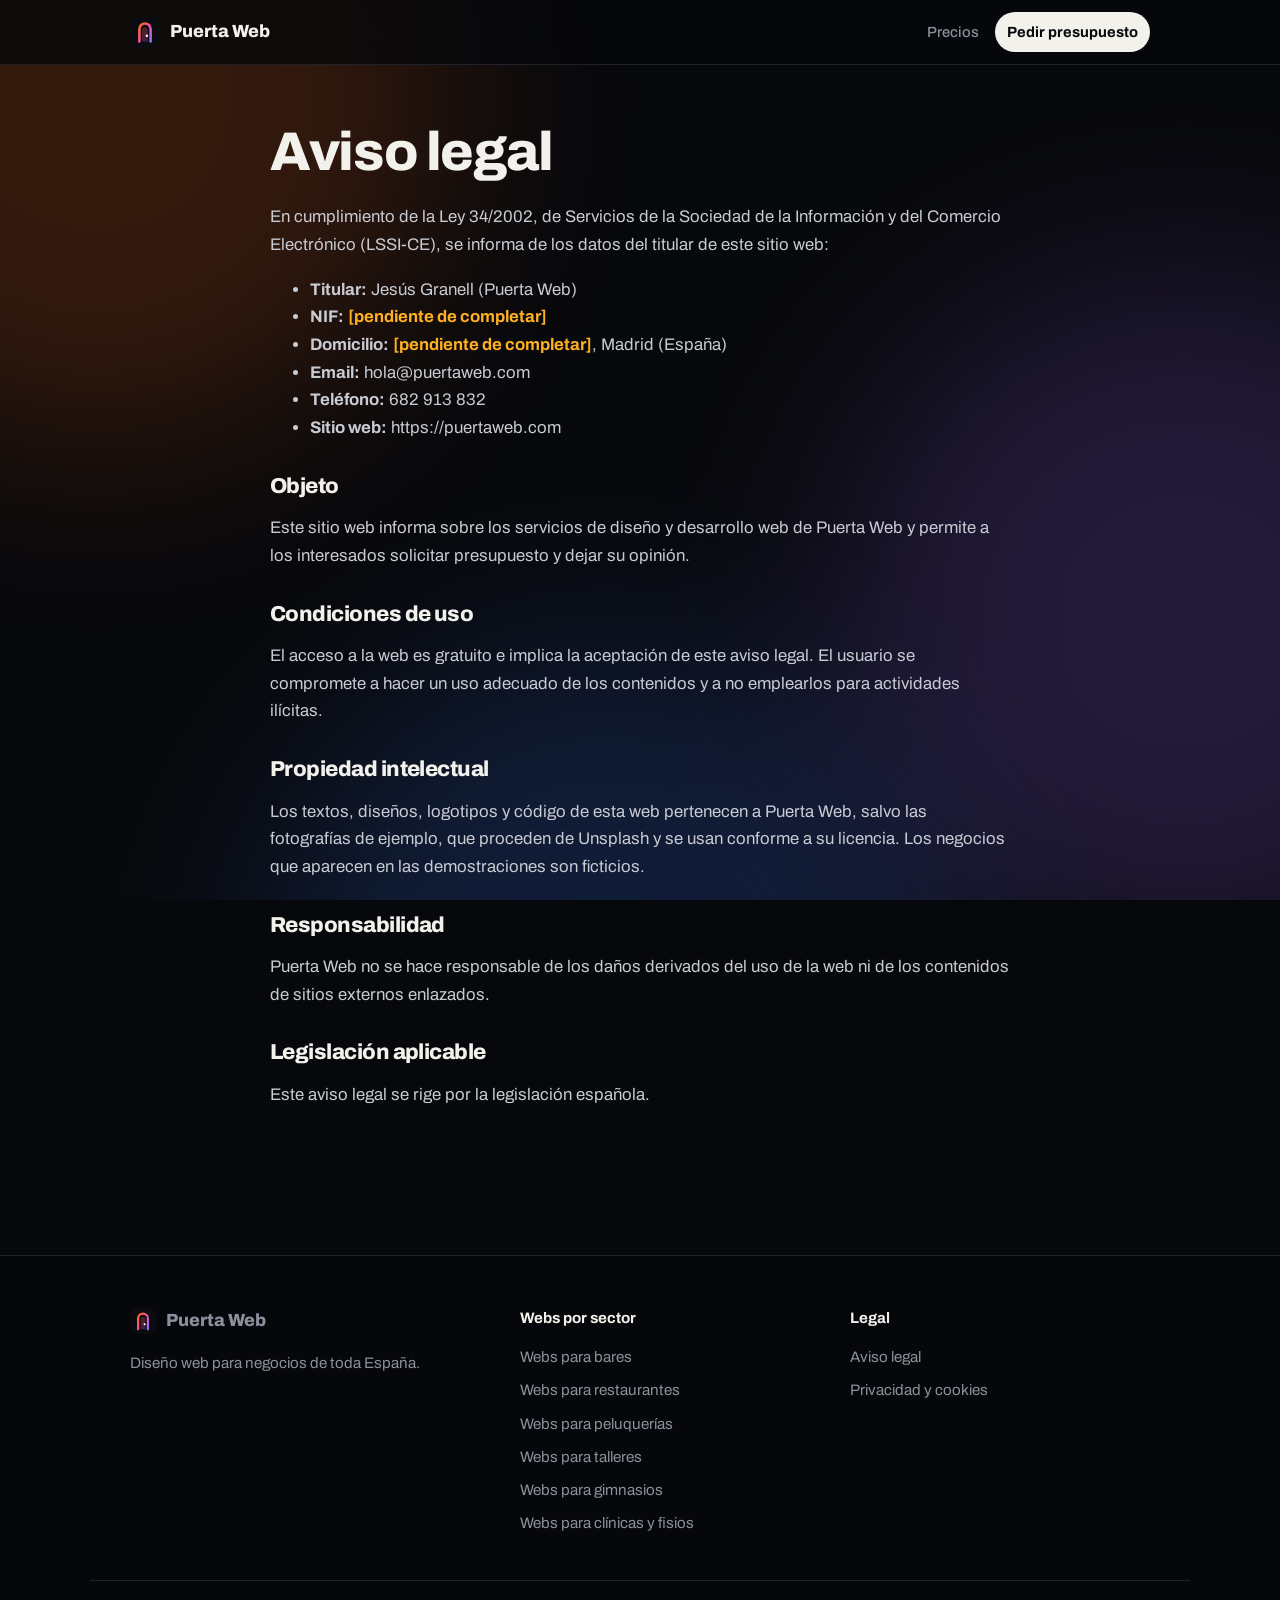
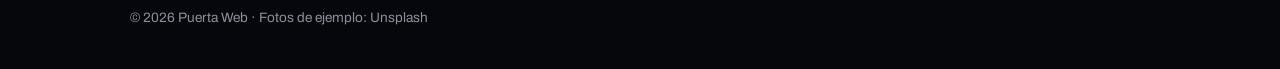
<file: aviso-legal.html>
<!DOCTYPE html>
<html lang="es">
<head>
<meta charset="utf-8">
<meta name="viewport" content="width=device-width,initial-scale=1">
<title>Aviso legal | Puerta Web</title>
<meta name="description" content="Aviso legal de puertaweb.com">
<link rel="canonical" href="https://puertaweb.com/aviso-legal.html">
<link rel="icon" href="favicon.svg" type="image/svg+xml">
<link rel="apple-touch-icon" href="apple-touch-icon.png">
<meta name="theme-color" content="#07080b">
<meta property="og:title" content="Aviso legal | Puerta Web">
<meta property="og:description" content="Aviso legal de puertaweb.com">
<meta property="og:image" content="https://puertaweb.com/preview.png?v=2">
<meta property="og:url" content="https://puertaweb.com/aviso-legal.html">
<meta name="twitter:card" content="summary_large_image">
<link rel="preconnect" href="https://fonts.googleapis.com"><link rel="preconnect" href="https://fonts.gstatic.com" crossorigin>
<link rel="stylesheet" href="https://fonts.googleapis.com/css2?family=Archivo:wdth,wght@62..125,400..900&display=swap">
<link rel="stylesheet" href="sub.css">
<meta name="robots" content="noindex">
<script data-goatcounter="https://puertaweb.goatcounter.com/count" async src="https://gc.zgo.at/count.js"></script>
<script src="track.js" defer></script>
</head>
<body>
<div class="aurora" aria-hidden="true"><i></i><i></i><i></i></div>
<header><div class="wrap bar"><a class="brand" href="/"><img src="favicon.svg" alt="" width="30" height="30">Puerta Web</a><nav><a href="/#precios">Precios</a><a class="go" href="/#contacto">Pedir presupuesto</a></nav></div></header>
<main class="wrap legal"><h1>Aviso legal</h1>
<p>En cumplimiento de la Ley 34/2002, de Servicios de la Sociedad de la Información y del Comercio Electrónico (LSSI-CE), se informa de los datos del titular de este sitio web:</p>
<ul><li><b>Titular:</b> Jesús Granell (Puerta Web)</li><li><b>NIF:</b> <span class="todo">[pendiente de completar]</span></li><li><b>Domicilio:</b> <span class="todo">[pendiente de completar]</span>, Madrid (España)</li><li><b>Email:</b> hola@puertaweb.com</li><li><b>Teléfono:</b> 682 913 832</li><li><b>Sitio web:</b> https://puertaweb.com</li></ul>
<h2>Objeto</h2><p>Este sitio web informa sobre los servicios de diseño y desarrollo web de Puerta Web y permite a los interesados solicitar presupuesto y dejar su opinión.</p>
<h2>Condiciones de uso</h2><p>El acceso a la web es gratuito e implica la aceptación de este aviso legal. El usuario se compromete a hacer un uso adecuado de los contenidos y a no emplearlos para actividades ilícitas.</p>
<h2>Propiedad intelectual</h2><p>Los textos, diseños, logotipos y código de esta web pertenecen a Puerta Web, salvo las fotografías de ejemplo, que proceden de Unsplash y se usan conforme a su licencia. Los negocios que aparecen en las demostraciones son ficticios.</p>
<h2>Responsabilidad</h2><p>Puerta Web no se hace responsable de los daños derivados del uso de la web ni de los contenidos de sitios externos enlazados.</p>
<h2>Legislación aplicable</h2><p>Este aviso legal se rige por la legislación española.</p></main><footer><div class="wrap fgrid">
<div><a class="brand" href="/"><img src="favicon.svg" alt="" width="26" height="26">Puerta Web</a><p>Diseño web para negocios de toda España.</p></div>
<div><b>Webs por sector</b><a href="webs-para-bares.html">Webs para bares</a><a href="webs-para-restaurantes.html">Webs para restaurantes</a><a href="webs-para-peluquerias.html">Webs para peluquerías</a><a href="webs-para-talleres.html">Webs para talleres</a><a href="webs-para-gimnasios.html">Webs para gimnasios</a><a href="webs-para-clinicas.html">Webs para clínicas y fisios</a></div>
<div><b>Legal</b><a href="aviso-legal.html">Aviso legal</a><a href="privacidad.html">Privacidad y cookies</a></div>
</div><div class="wrap fbot">© 2026 Puerta Web · Fotos de ejemplo: Unsplash</div></footer>
</body></html>
</file>
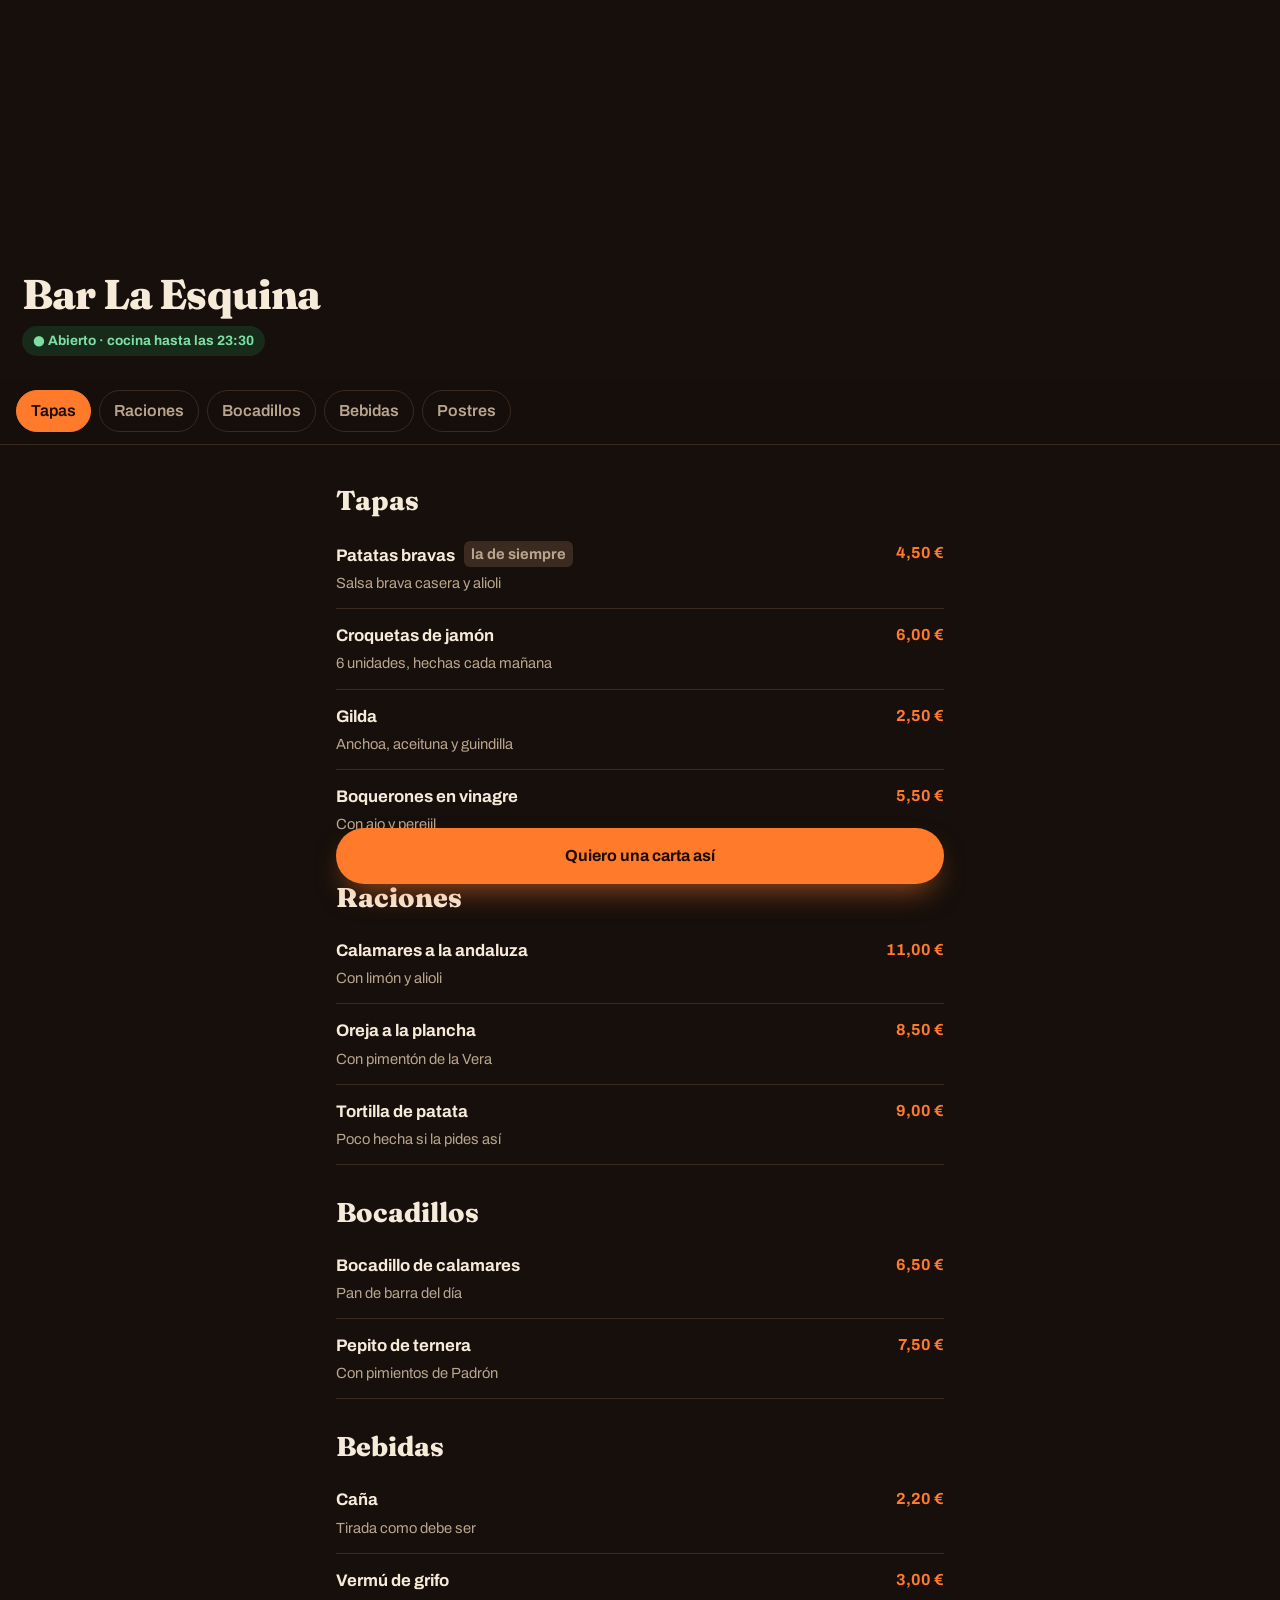
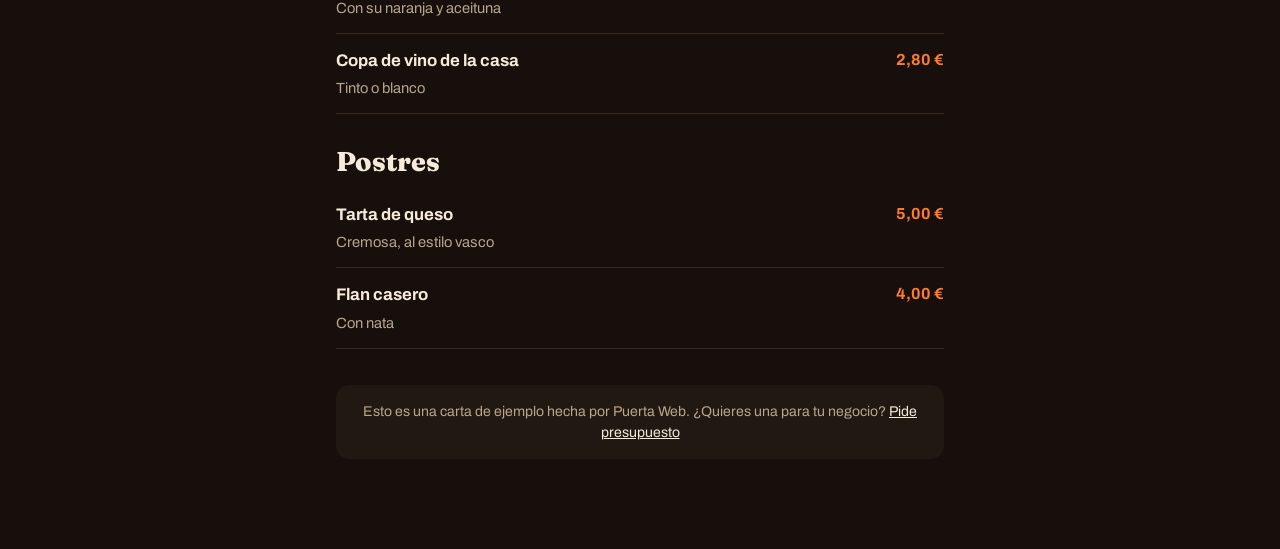
<file: carta-demo.html>
<!DOCTYPE html>
<html lang="es">
<head>
<meta charset="utf-8">
<meta name="viewport" content="width=device-width,initial-scale=1">
<title>Carta · Bar La Esquina (demo de Puerta Web)</title>
<meta name="robots" content="noindex">
<link rel="icon" href="favicon.svg" type="image/svg+xml">
<link rel="preconnect" href="https://fonts.googleapis.com">
<link rel="preconnect" href="https://fonts.gstatic.com" crossorigin>
<link rel="stylesheet" href="https://fonts.googleapis.com/css2?family=Fraunces:opsz,wght@9..144,600;9..144,800&family=Archivo:wght@400;600;700&display=swap">
<style>
:root{--bg:#160f0b;--card:#211812;--ink:#f6ead9;--dim:#b9a58e;--acc:#ff7a2b;--line:#3a2a1f}
*{box-sizing:border-box}
body{margin:0;background:var(--bg);color:var(--ink);font:400 1rem/1.5 "Archivo",system-ui,sans-serif}
.hero{position:relative;height:42vh;min-height:260px;background:center/cover url("https://images.unsplash.com/photo-1640902106532-47dd3a2e833e?w=900&q=70&auto=format&fit=crop");display:flex;align-items:flex-end}
.hero::after{content:"";position:absolute;inset:0;background:linear-gradient(180deg,rgba(22,15,11,.2),var(--bg))}
.hero div{position:relative;z-index:1;padding:22px}
h1{font:800 2.6rem/1 "Fraunces",serif;margin:0;letter-spacing:-.02em}
.open{display:inline-flex;gap:6px;align-items:center;margin-top:10px;font-weight:700;font-size:.85rem;padding:5px 11px;border-radius:99px;background:rgba(31,157,85,.2);color:#7ce0a4}
nav{position:sticky;top:0;z-index:5;background:rgba(22,15,11,.92);backdrop-filter:blur(10px);display:flex;gap:8px;overflow-x:auto;padding:12px 16px;border-bottom:1px solid var(--line);scrollbar-width:none}
nav a{flex:none;text-decoration:none;color:var(--dim);font-weight:600;padding:8px 14px;border-radius:99px;border:1px solid var(--line)}
nav a.on{background:var(--acc);color:#1b0d03;border-color:var(--acc)}
main{padding:8px 16px 90px;max-width:640px;margin:0 auto}
h2{font:800 1.7rem "Fraunces",serif;margin:30px 0 10px;scroll-margin-top:70px}
.item{display:grid;grid-template-columns:1fr auto;gap:4px 14px;padding:14px 0;border-bottom:1px solid var(--line)}
.item b{font-weight:700;font-size:1.05rem}
.item span{color:var(--dim);font-size:.92rem;grid-column:1}
.item em{font-style:normal;font-weight:700;color:var(--acc);grid-row:1;grid-column:2}
.tag{display:inline-block;font-size:.7rem;font-weight:700;padding:2px 7px;border-radius:6px;background:#3a2a1f;color:var(--ink);margin-left:6px;vertical-align:2px}
.cta{position:fixed;left:16px;right:16px;bottom:16px;max-width:608px;margin:0 auto;display:block;text-align:center;text-decoration:none;font-weight:700;padding:16px;border-radius:99px;background:var(--acc);color:#1b0d03;box-shadow:0 14px 30px -10px rgba(255,122,43,.6)}
.demo{margin:36px 0 0;padding:16px;border-radius:14px;background:var(--card);color:var(--dim);font-size:.88rem;text-align:center}
.demo a{color:var(--ink)}
</style>
<script src="track.js" defer></script>
</head>
<body>
<header class="hero"><div><h1>Bar La Esquina</h1><span class="open">● Abierto · cocina hasta las 23:30</span></div></header>
<nav id="nav"><a href="#tapas" class="on">Tapas</a><a href="#raciones">Raciones</a><a href="#bocadillos">Bocadillos</a><a href="#bebidas">Bebidas</a><a href="#postres">Postres</a></nav>
<main>
  <h2 id="tapas">Tapas</h2>
  <div class="item"><b>Patatas bravas <span class="tag">la de siempre</span></b><em>4,50 €</em><span>Salsa brava casera y alioli</span></div>
  <div class="item"><b>Croquetas de jamón</b><em>6,00 €</em><span>6 unidades, hechas cada mañana</span></div>
  <div class="item"><b>Gilda</b><em>2,50 €</em><span>Anchoa, aceituna y guindilla</span></div>
  <div class="item"><b>Boquerones en vinagre</b><em>5,50 €</em><span>Con ajo y perejil</span></div>
  <h2 id="raciones">Raciones</h2>
  <div class="item"><b>Calamares a la andaluza</b><em>11,00 €</em><span>Con limón y alioli</span></div>
  <div class="item"><b>Oreja a la plancha</b><em>8,50 €</em><span>Con pimentón de la Vera</span></div>
  <div class="item"><b>Tortilla de patata</b><em>9,00 €</em><span>Poco hecha si la pides así</span></div>
  <h2 id="bocadillos">Bocadillos</h2>
  <div class="item"><b>Bocadillo de calamares</b><em>6,50 €</em><span>Pan de barra del día</span></div>
  <div class="item"><b>Pepito de ternera</b><em>7,50 €</em><span>Con pimientos de Padrón</span></div>
  <h2 id="bebidas">Bebidas</h2>
  <div class="item"><b>Caña</b><em>2,20 €</em><span>Tirada como debe ser</span></div>
  <div class="item"><b>Vermú de grifo</b><em>3,00 €</em><span>Con su naranja y aceituna</span></div>
  <div class="item"><b>Copa de vino de la casa</b><em>2,80 €</em><span>Tinto o blanco</span></div>
  <h2 id="postres">Postres</h2>
  <div class="item"><b>Tarta de queso</b><em>5,00 €</em><span>Cremosa, al estilo vasco</span></div>
  <div class="item"><b>Flan casero</b><em>4,00 €</em><span>Con nata</span></div>
  <p class="demo">Esto es una carta de ejemplo hecha por Puerta Web. ¿Quieres una para tu negocio? <a href="/#contacto">Pide presupuesto</a></p>
</main>
<a class="cta" href="/#contacto">Quiero una carta así</a>
<script>
const links=[...document.querySelectorAll("nav a")],secs=links.map(a=>document.querySelector(a.getAttribute("href")));
addEventListener("scroll",()=>{let i=0;secs.forEach((s,k)=>{if(s.getBoundingClientRect().top<120)i=k});links.forEach((a,k)=>a.classList.toggle("on",k===i));links[i].scrollIntoView({inline:"center",block:"nearest"});},{passive:true});
</script>
</body>
</html>
</file>
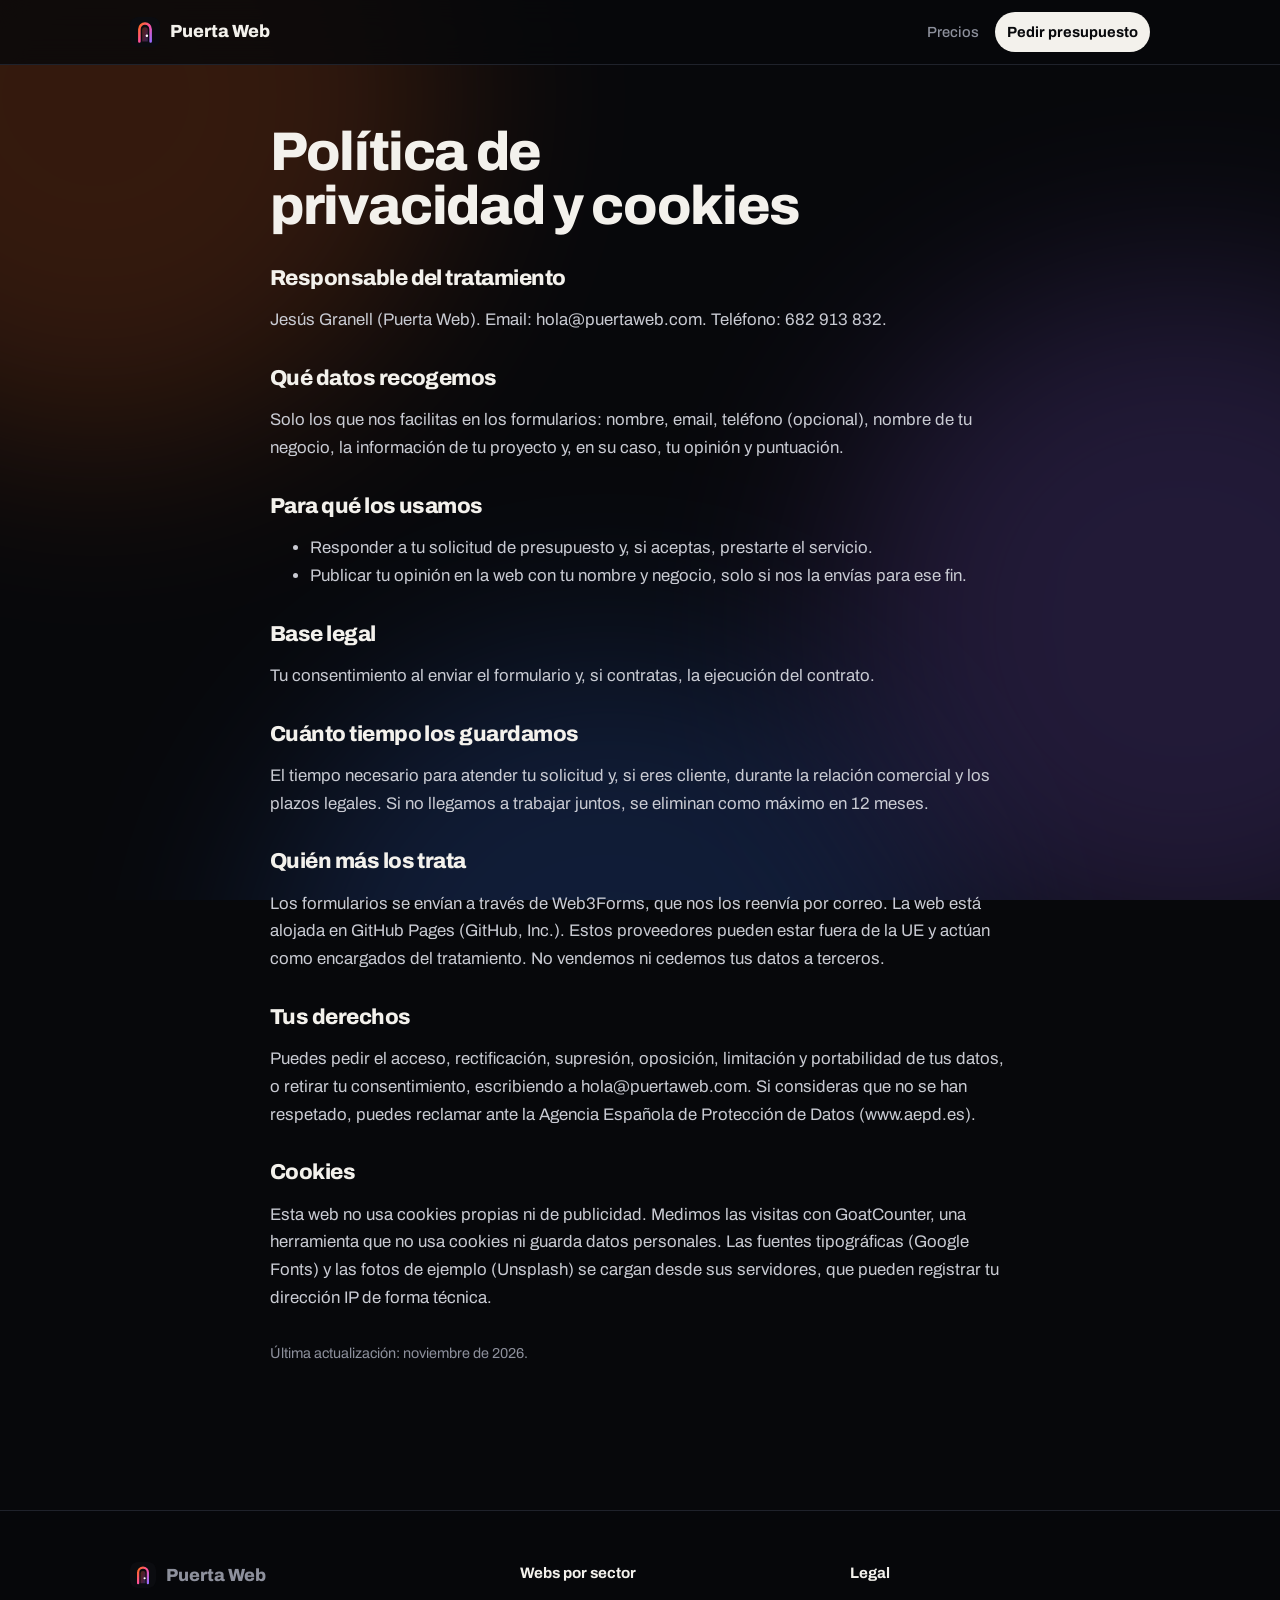
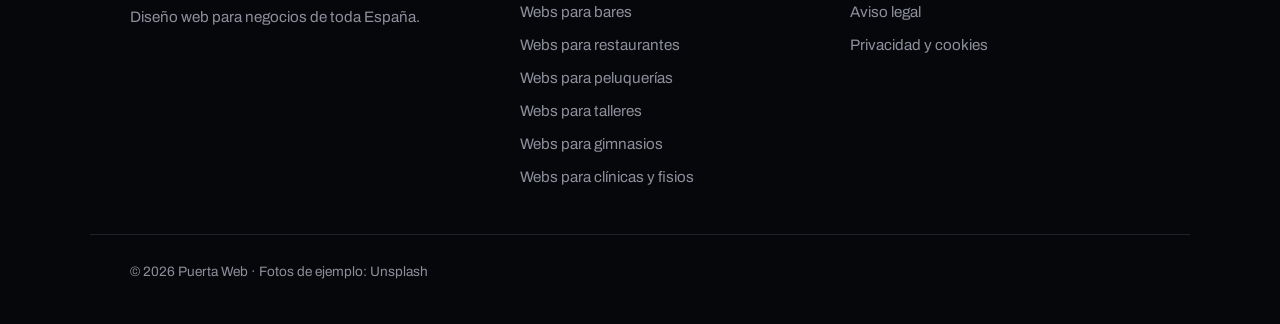
<file: privacidad.html>
<!DOCTYPE html>
<html lang="es">
<head>
<meta charset="utf-8">
<meta name="viewport" content="width=device-width,initial-scale=1">
<title>Política de privacidad y cookies | Puerta Web</title>
<meta name="description" content="Cómo trata Puerta Web tus datos personales">
<link rel="canonical" href="https://puertaweb.com/privacidad.html">
<link rel="icon" href="favicon.svg" type="image/svg+xml">
<link rel="apple-touch-icon" href="apple-touch-icon.png">
<meta name="theme-color" content="#07080b">
<meta property="og:title" content="Política de privacidad y cookies | Puerta Web">
<meta property="og:description" content="Cómo trata Puerta Web tus datos personales">
<meta property="og:image" content="https://puertaweb.com/preview.png?v=2">
<meta property="og:url" content="https://puertaweb.com/privacidad.html">
<meta name="twitter:card" content="summary_large_image">
<link rel="preconnect" href="https://fonts.googleapis.com"><link rel="preconnect" href="https://fonts.gstatic.com" crossorigin>
<link rel="stylesheet" href="https://fonts.googleapis.com/css2?family=Archivo:wdth,wght@62..125,400..900&display=swap">
<link rel="stylesheet" href="sub.css">
<meta name="robots" content="noindex">
<script data-goatcounter="https://puertaweb.goatcounter.com/count" async src="https://gc.zgo.at/count.js"></script>
<script src="track.js" defer></script>
</head>
<body>
<div class="aurora" aria-hidden="true"><i></i><i></i><i></i></div>
<header><div class="wrap bar"><a class="brand" href="/"><img src="favicon.svg" alt="" width="30" height="30">Puerta Web</a><nav><a href="/#precios">Precios</a><a class="go" href="/#contacto">Pedir presupuesto</a></nav></div></header>
<main class="wrap legal"><h1>Política de privacidad y cookies</h1>
<h2>Responsable del tratamiento</h2><p>Jesús Granell (Puerta Web). Email: hola@puertaweb.com. Teléfono: 682 913 832.</p>
<h2>Qué datos recogemos</h2><p>Solo los que nos facilitas en los formularios: nombre, email, teléfono (opcional), nombre de tu negocio, la información de tu proyecto y, en su caso, tu opinión y puntuación.</p>
<h2>Para qué los usamos</h2><ul><li>Responder a tu solicitud de presupuesto y, si aceptas, prestarte el servicio.</li><li>Publicar tu opinión en la web con tu nombre y negocio, solo si nos la envías para ese fin.</li></ul>
<h2>Base legal</h2><p>Tu consentimiento al enviar el formulario y, si contratas, la ejecución del contrato.</p>
<h2>Cuánto tiempo los guardamos</h2><p>El tiempo necesario para atender tu solicitud y, si eres cliente, durante la relación comercial y los plazos legales. Si no llegamos a trabajar juntos, se eliminan como máximo en 12 meses.</p>
<h2>Quién más los trata</h2><p>Los formularios se envían a través de Web3Forms, que nos los reenvía por correo. La web está alojada en GitHub Pages (GitHub, Inc.). Estos proveedores pueden estar fuera de la UE y actúan como encargados del tratamiento. No vendemos ni cedemos tus datos a terceros.</p>
<h2>Tus derechos</h2><p>Puedes pedir el acceso, rectificación, supresión, oposición, limitación y portabilidad de tus datos, o retirar tu consentimiento, escribiendo a hola@puertaweb.com. Si consideras que no se han respetado, puedes reclamar ante la Agencia Española de Protección de Datos (www.aepd.es).</p>
<h2>Cookies</h2><p>Esta web no usa cookies propias ni de publicidad. Medimos las visitas con GoatCounter, una herramienta que no usa cookies ni guarda datos personales. Las fuentes tipográficas (Google Fonts) y las fotos de ejemplo (Unsplash) se cargan desde sus servidores, que pueden registrar tu dirección IP de forma técnica.</p>
<p class="upd">Última actualización: noviembre de 2026.</p></main><footer><div class="wrap fgrid">
<div><a class="brand" href="/"><img src="favicon.svg" alt="" width="26" height="26">Puerta Web</a><p>Diseño web para negocios de toda España.</p></div>
<div><b>Webs por sector</b><a href="webs-para-bares.html">Webs para bares</a><a href="webs-para-restaurantes.html">Webs para restaurantes</a><a href="webs-para-peluquerias.html">Webs para peluquerías</a><a href="webs-para-talleres.html">Webs para talleres</a><a href="webs-para-gimnasios.html">Webs para gimnasios</a><a href="webs-para-clinicas.html">Webs para clínicas y fisios</a></div>
<div><b>Legal</b><a href="aviso-legal.html">Aviso legal</a><a href="privacidad.html">Privacidad y cookies</a></div>
</div><div class="wrap fbot">© 2026 Puerta Web · Fotos de ejemplo: Unsplash</div></footer>
</body></html>
</file>
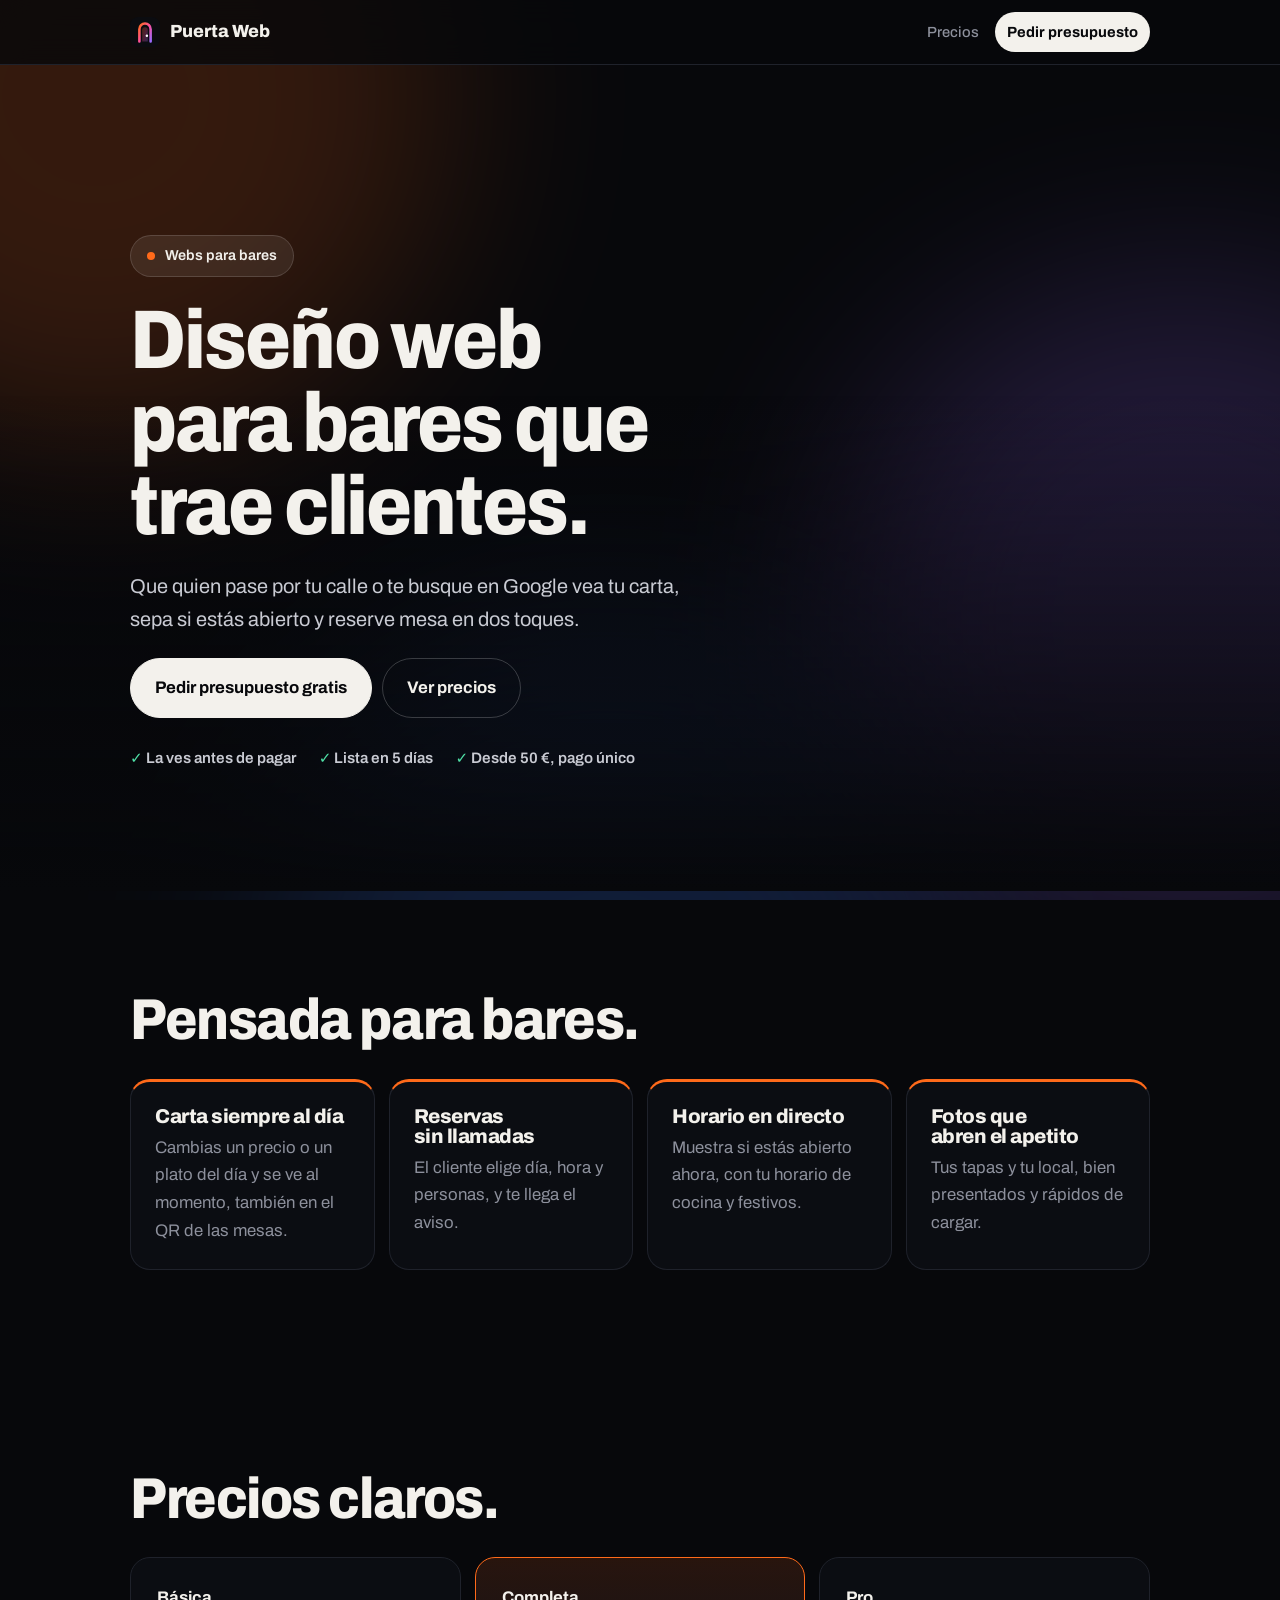
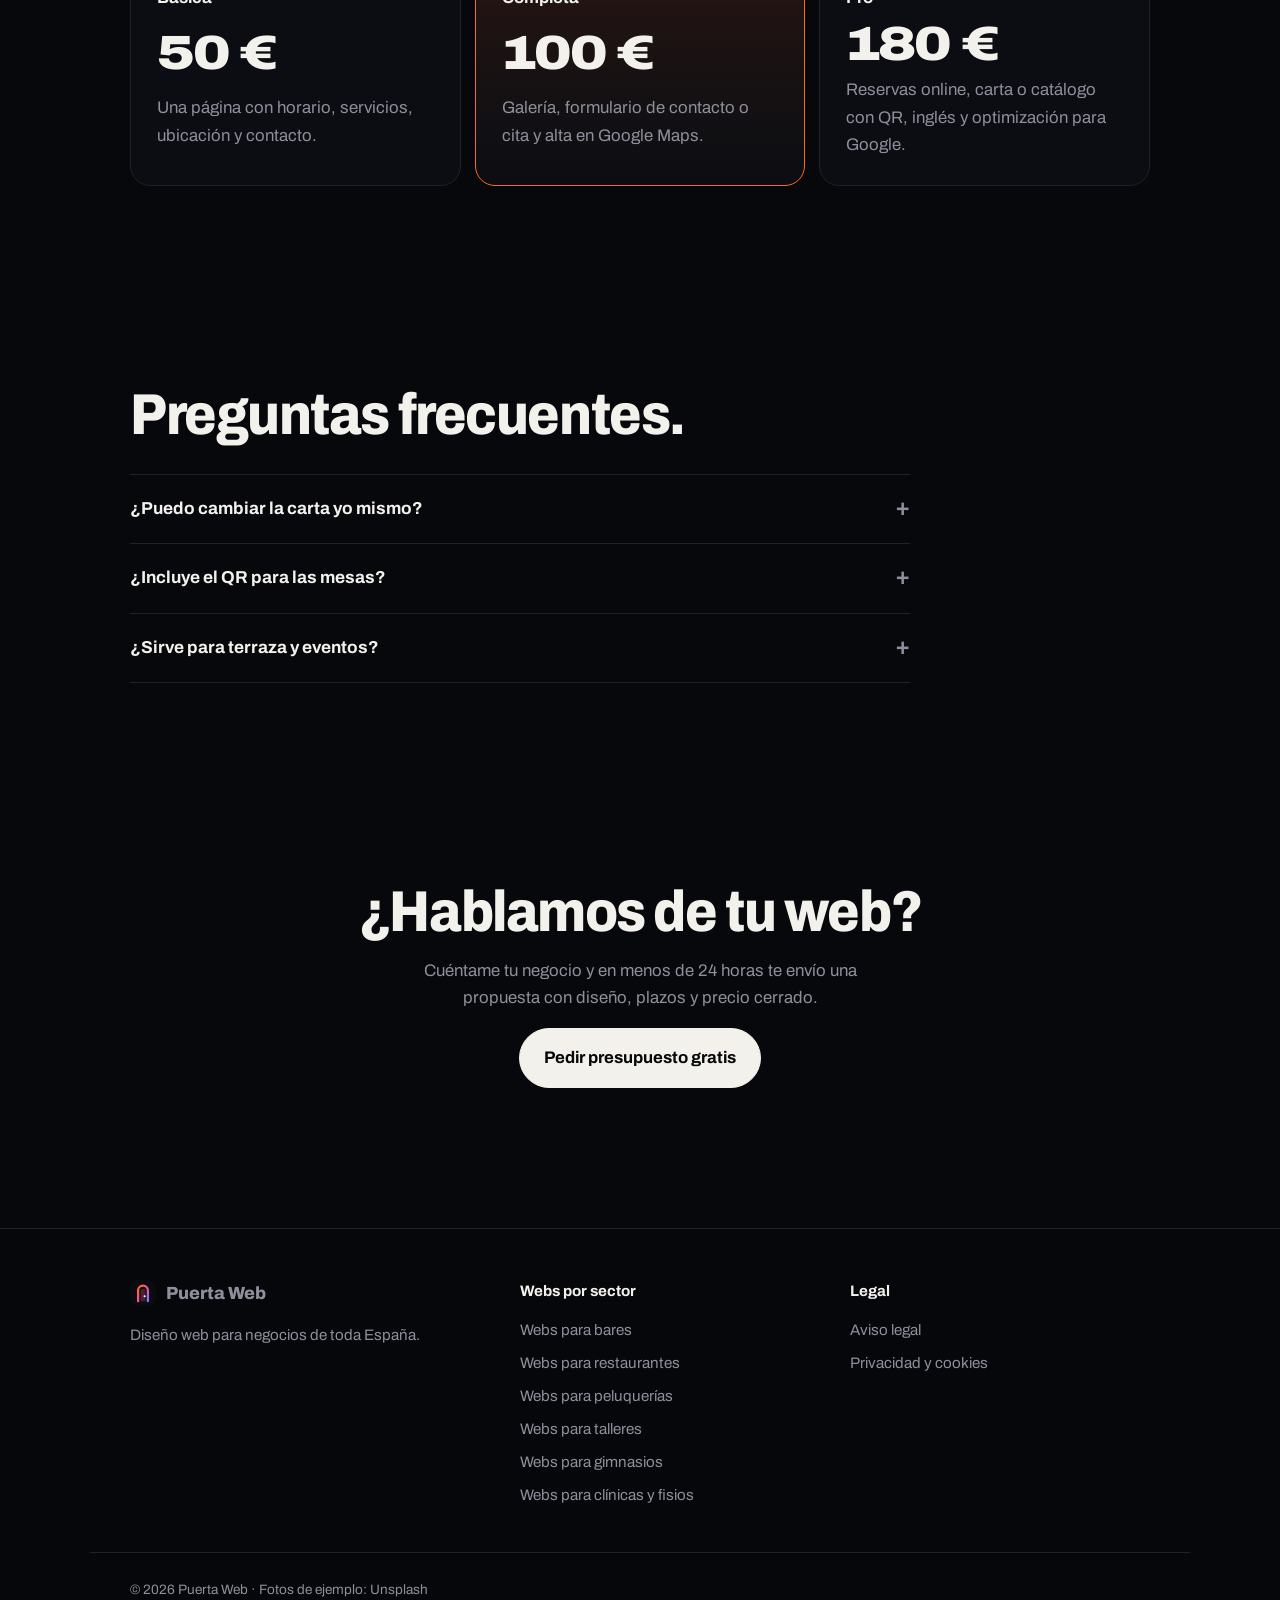
<file: webs-para-bares.html>
<!DOCTYPE html>
<html lang="es">
<head>
<meta charset="utf-8">
<meta name="viewport" content="width=device-width,initial-scale=1">
<title>Diseño web para bares desde 50 € | Puerta Web</title>
<meta name="description" content="Webs para bares de toda España: rápidas, pensadas para el móvil y listas en 5 días. La ves antes de pagar. Precio cerrado desde 50 €.">
<link rel="canonical" href="https://puertaweb.com/webs-para-bares.html">
<link rel="icon" href="favicon.svg" type="image/svg+xml">
<link rel="apple-touch-icon" href="apple-touch-icon.png">
<meta name="theme-color" content="#07080b">
<meta property="og:title" content="Diseño web para bares desde 50 € | Puerta Web">
<meta property="og:description" content="Webs para bares de toda España: rápidas, pensadas para el móvil y listas en 5 días. La ves antes de pagar. Precio cerrado desde 50 €.">
<meta property="og:image" content="https://puertaweb.com/preview.png?v=2">
<meta property="og:url" content="https://puertaweb.com/webs-para-bares.html">
<meta name="twitter:card" content="summary_large_image">
<link rel="preconnect" href="https://fonts.googleapis.com"><link rel="preconnect" href="https://fonts.gstatic.com" crossorigin>
<link rel="stylesheet" href="https://fonts.googleapis.com/css2?family=Archivo:wdth,wght@62..125,400..900&display=swap">
<link rel="stylesheet" href="sub.css">
<script type="application/ld+json">[{"@context": "https://schema.org", "@type": "Service", "name": "Diseño web para bares", "provider": {"@type": "ProfessionalService", "name": "Puerta Web", "url": "https://puertaweb.com"}, "areaServed": "ES", "offers": {"@type": "Offer", "price": "50", "priceCurrency": "EUR"}}, {"@context": "https://schema.org", "@type": "FAQPage", "mainEntity": [{"@type": "Question", "name": "¿Puedo cambiar la carta yo mismo?", "acceptedAnswer": {"@type": "Answer", "text": "Con el mantenimiento me la pasas y la actualizo el mismo día. Si prefieres hacerlo tú, te preparo una forma sencilla de editarla."}}, {"@type": "Question", "name": "¿Incluye el QR para las mesas?", "acceptedAnswer": {"@type": "Answer", "text": "Sí en el plan Pro, y como extra en los demás. Te lo doy listo para imprimir."}}, {"@type": "Question", "name": "¿Sirve para terraza y eventos?", "acceptedAnswer": {"@type": "Answer", "text": "Sí. Podemos añadir reservas para grupos, menús del día o eventos especiales."}}]}]</script>
<script data-goatcounter="https://puertaweb.goatcounter.com/count" async src="https://gc.zgo.at/count.js"></script>
<script src="track.js" defer></script>
</head>
<body>
<div class="aurora" aria-hidden="true"><i></i><i></i><i></i></div>
<header><div class="wrap bar"><a class="brand" href="/"><img src="favicon.svg" alt="" width="30" height="30">Puerta Web</a><nav><a href="/#precios">Precios</a><a class="go" href="/#contacto">Pedir presupuesto</a></nav></div></header>
<main style="--c:#ff6a1a">
<section class="shero"><div class="sbg" style="background-image:url(https://images.unsplash.com/photo-1640902106532-47dd3a2e833e?w=1200&q=70&auto=format&fit=crop)"></div>
<div class="wrap sin"><p class="pill"><i></i>Webs para bares</p><h1>Diseño web para bares que trae clientes.</h1><p class="lead">Que quien pase por tu calle o te busque en Google vea tu carta, sepa si estás abierto y reserve mesa en dos toques.</p>
<div class="btns"><a class="btn light" href="/#contacto">Pedir presupuesto gratis</a><a class="btn" href="/#precios">Ver precios</a></div>
<ul class="trust"><li>La ves antes de pagar</li><li>Lista en 5 días</li><li>Desde 50 €, pago único</li></ul></div></section>
<section class="wrap sec"><h2>Pensada para bares.</h2><div class="bens"><div class="ben"><h3>Carta siempre al día</h3><p>Cambias un precio o un plato del día y se ve al momento, también en el QR de las mesas.</p></div><div class="ben"><h3>Reservas sin llamadas</h3><p>El cliente elige día, hora y personas, y te llega el aviso.</p></div><div class="ben"><h3>Horario en directo</h3><p>Muestra si estás abierto ahora, con tu horario de cocina y festivos.</p></div><div class="ben"><h3>Fotos que abren el apetito</h3><p>Tus tapas y tu local, bien presentados y rápidos de cargar.</p></div></div></section>
<section class="wrap sec"><h2>Precios claros.</h2><div class="plans">
<a class="plan" href="/#precios"><b>Básica</b><span class="pp">50 €</span><p>Una página con horario, servicios, ubicación y contacto.</p></a>
<a class="plan hl" href="/#precios"><b>Completa</b><span class="pp">100 €</span><p>Galería, formulario de contacto o cita y alta en Google Maps.</p></a>
<a class="plan" href="/#precios"><b>Pro</b><span class="pp">180 €</span><p>Reservas online, carta o catálogo con QR, inglés y optimización para Google.</p></a>
</div></section>
<section class="wrap sec"><h2>Preguntas frecuentes.</h2><div class="faq"><details><summary>¿Puedo cambiar la carta yo mismo?</summary><p>Con el mantenimiento me la pasas y la actualizo el mismo día. Si prefieres hacerlo tú, te preparo una forma sencilla de editarla.</p></details><details><summary>¿Incluye el QR para las mesas?</summary><p>Sí en el plan Pro, y como extra en los demás. Te lo doy listo para imprimir.</p></details><details><summary>¿Sirve para terraza y eventos?</summary><p>Sí. Podemos añadir reservas para grupos, menús del día o eventos especiales.</p></details></div></section>
<section class="wrap sec cta"><h2>¿Hablamos de tu web?</h2><p>Cuéntame tu negocio y en menos de 24 horas te envío una propuesta con diseño, plazos y precio cerrado.</p><a class="btn light" href="/#contacto">Pedir presupuesto gratis</a></section>
</main><footer><div class="wrap fgrid">
<div><a class="brand" href="/"><img src="favicon.svg" alt="" width="26" height="26">Puerta Web</a><p>Diseño web para negocios de toda España.</p></div>
<div><b>Webs por sector</b><a href="webs-para-bares.html">Webs para bares</a><a href="webs-para-restaurantes.html">Webs para restaurantes</a><a href="webs-para-peluquerias.html">Webs para peluquerías</a><a href="webs-para-talleres.html">Webs para talleres</a><a href="webs-para-gimnasios.html">Webs para gimnasios</a><a href="webs-para-clinicas.html">Webs para clínicas y fisios</a></div>
<div><b>Legal</b><a href="aviso-legal.html">Aviso legal</a><a href="privacidad.html">Privacidad y cookies</a></div>
</div><div class="wrap fbot">© 2026 Puerta Web · Fotos de ejemplo: Unsplash</div></footer>
</body></html>
</file>
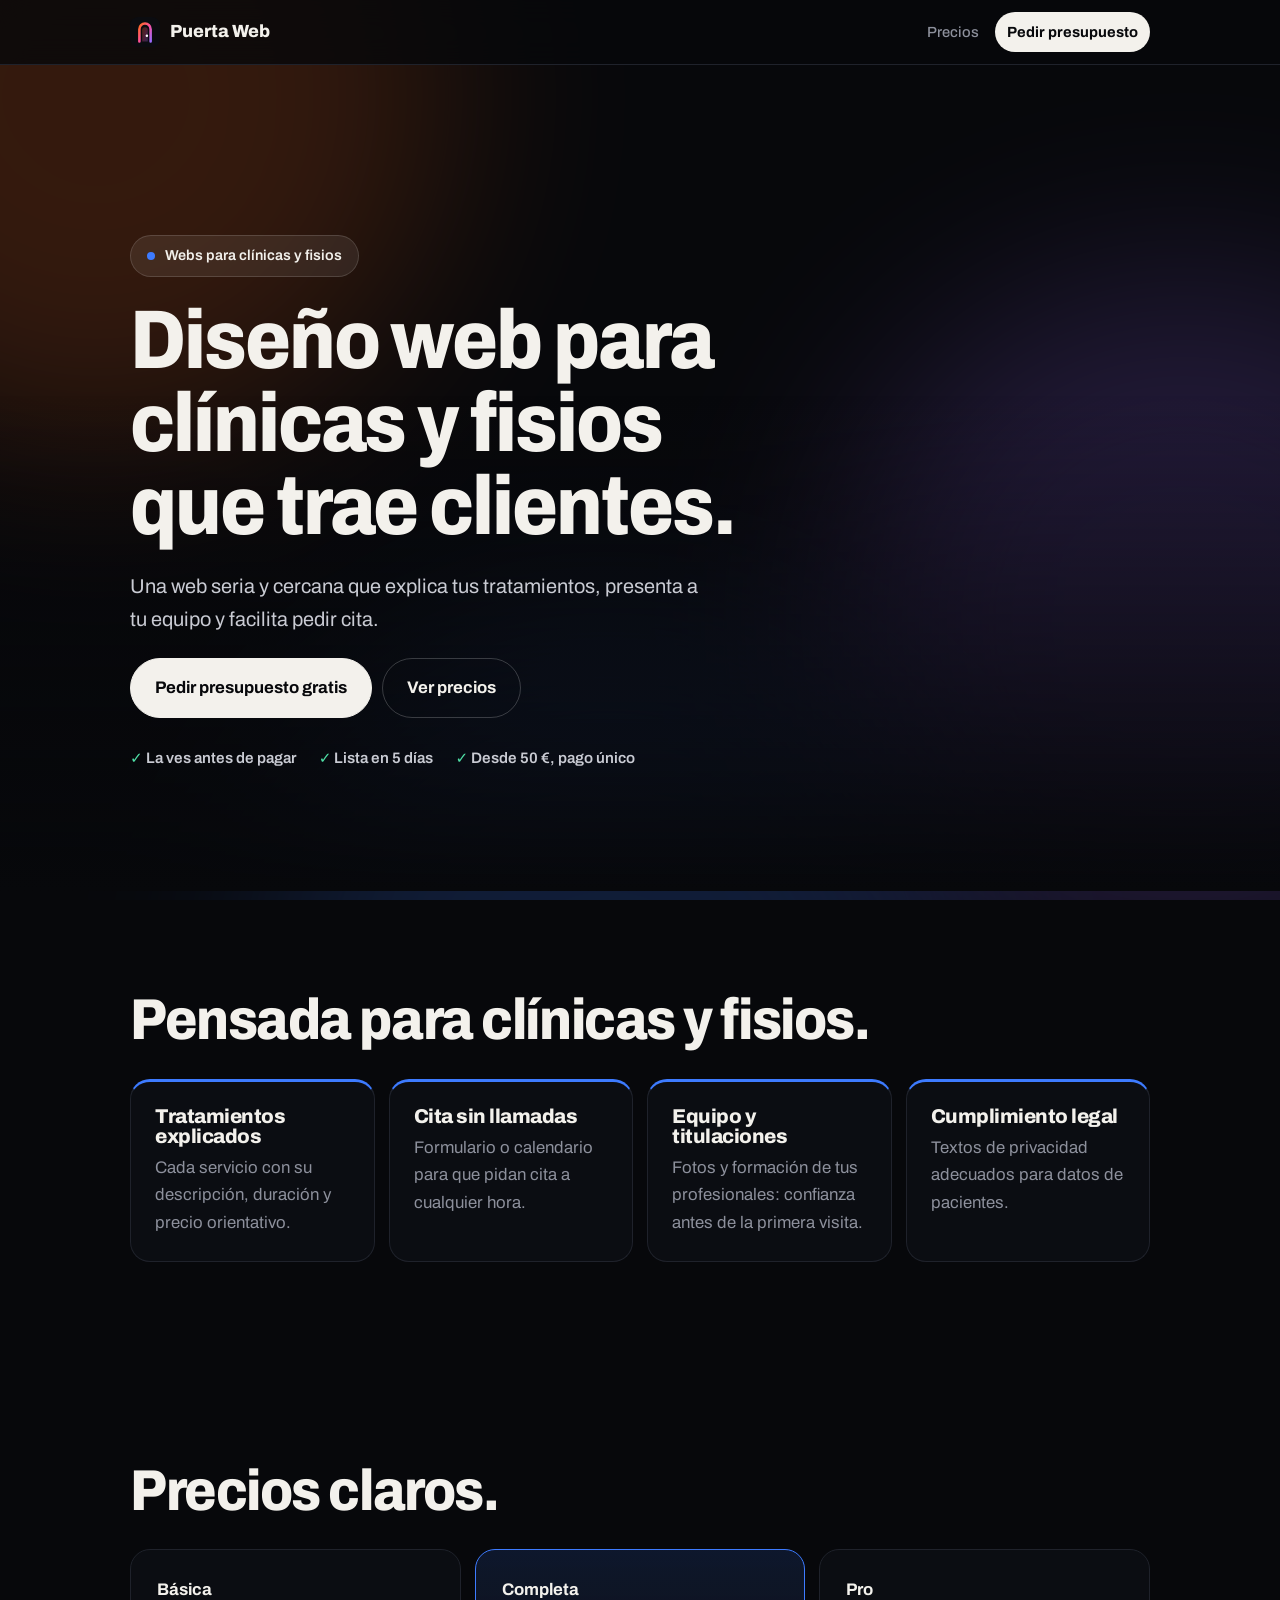
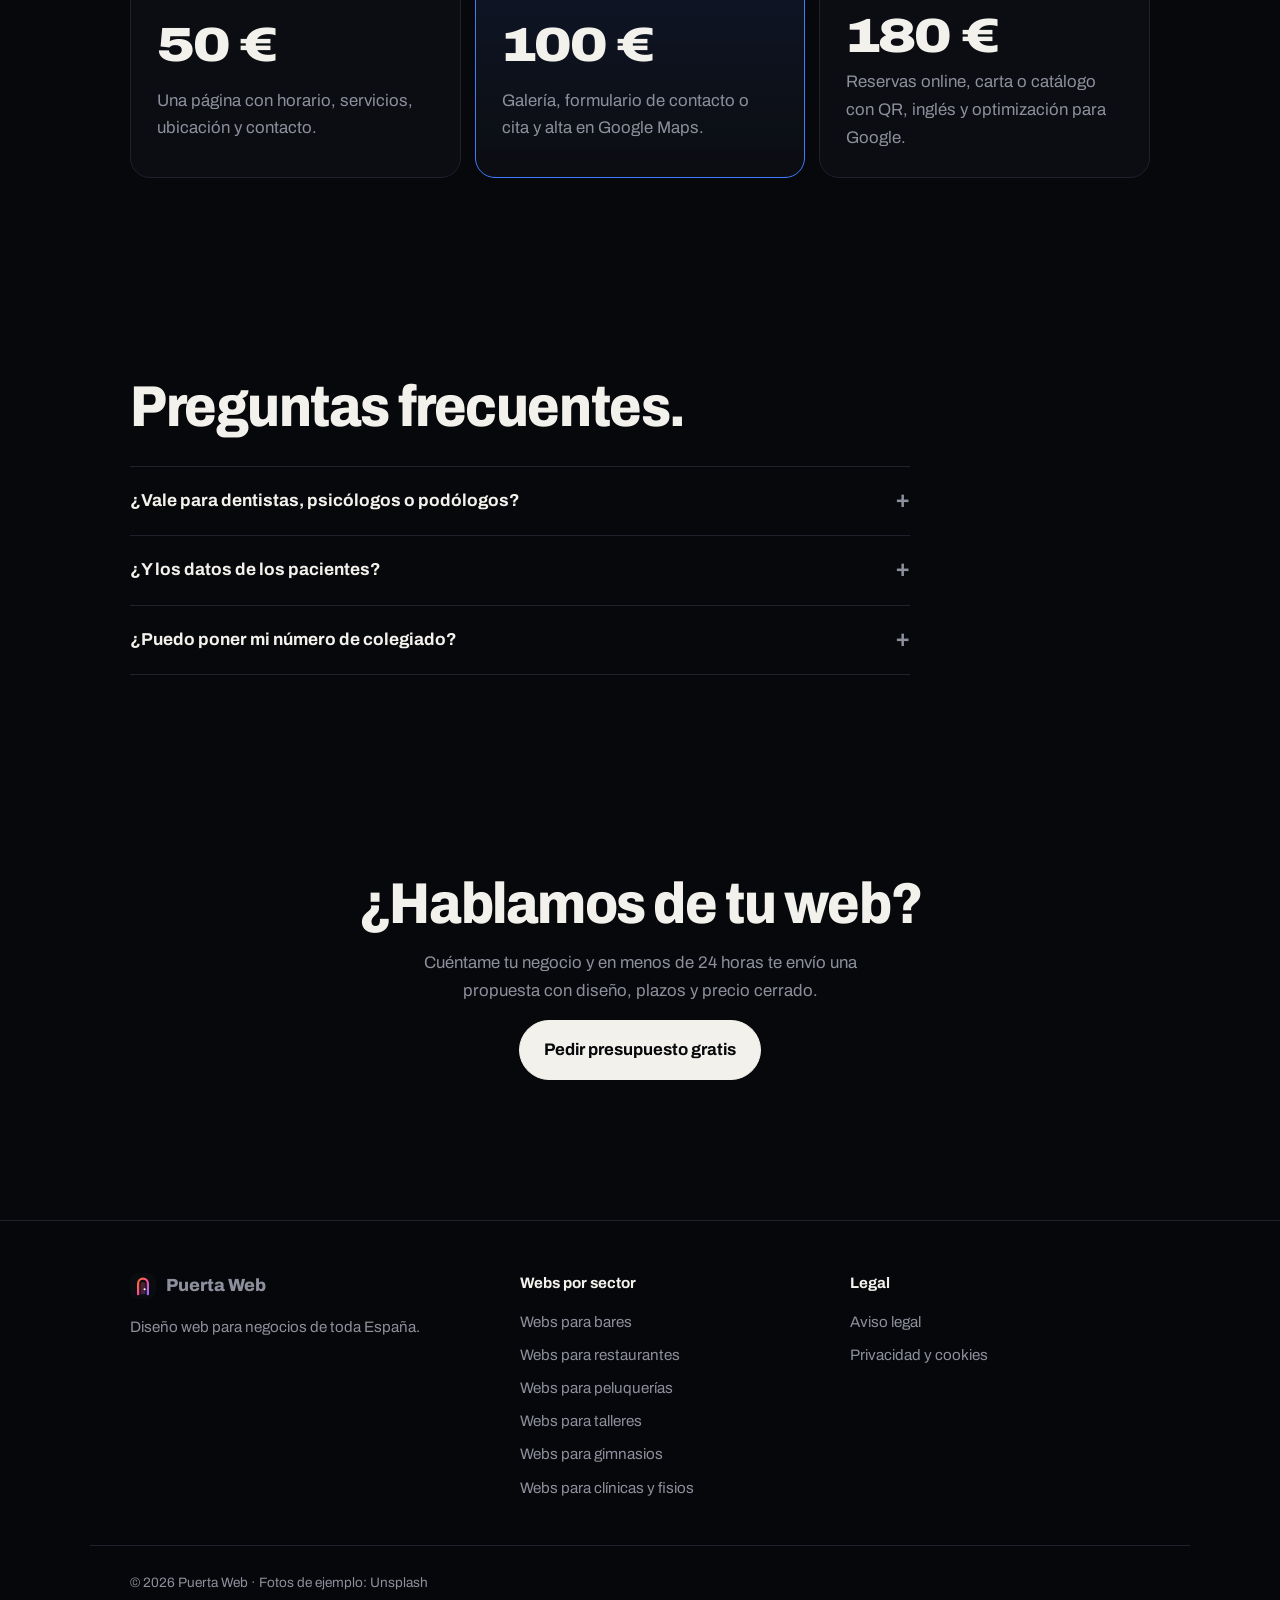
<file: webs-para-clinicas.html>
<!DOCTYPE html>
<html lang="es">
<head>
<meta charset="utf-8">
<meta name="viewport" content="width=device-width,initial-scale=1">
<title>Diseño web para clínicas y fisios desde 50 € | Puerta Web</title>
<meta name="description" content="Webs para clínicas y fisios de toda España: rápidas, pensadas para el móvil y listas en 5 días. La ves antes de pagar. Precio cerrado desde 50 €.">
<link rel="canonical" href="https://puertaweb.com/webs-para-clinicas.html">
<link rel="icon" href="favicon.svg" type="image/svg+xml">
<link rel="apple-touch-icon" href="apple-touch-icon.png">
<meta name="theme-color" content="#07080b">
<meta property="og:title" content="Diseño web para clínicas y fisios desde 50 € | Puerta Web">
<meta property="og:description" content="Webs para clínicas y fisios de toda España: rápidas, pensadas para el móvil y listas en 5 días. La ves antes de pagar. Precio cerrado desde 50 €.">
<meta property="og:image" content="https://puertaweb.com/preview.png?v=2">
<meta property="og:url" content="https://puertaweb.com/webs-para-clinicas.html">
<meta name="twitter:card" content="summary_large_image">
<link rel="preconnect" href="https://fonts.googleapis.com"><link rel="preconnect" href="https://fonts.gstatic.com" crossorigin>
<link rel="stylesheet" href="https://fonts.googleapis.com/css2?family=Archivo:wdth,wght@62..125,400..900&display=swap">
<link rel="stylesheet" href="sub.css">
<script type="application/ld+json">[{"@context": "https://schema.org", "@type": "Service", "name": "Diseño web para clínicas y fisios", "provider": {"@type": "ProfessionalService", "name": "Puerta Web", "url": "https://puertaweb.com"}, "areaServed": "ES", "offers": {"@type": "Offer", "price": "50", "priceCurrency": "EUR"}}, {"@context": "https://schema.org", "@type": "FAQPage", "mainEntity": [{"@type": "Question", "name": "¿Vale para dentistas, psicólogos o podólogos?", "acceptedAnswer": {"@type": "Answer", "text": "Sí, para cualquier consulta o centro sanitario pequeño."}}, {"@type": "Question", "name": "¿Y los datos de los pacientes?", "acceptedAnswer": {"@type": "Answer", "text": "El formulario solo pide lo necesario para la cita y te explico cómo tratarlos."}}, {"@type": "Question", "name": "¿Puedo poner mi número de colegiado?", "acceptedAnswer": {"@type": "Answer", "text": "Sí, y es recomendable."}}]}]</script>
<script data-goatcounter="https://puertaweb.goatcounter.com/count" async src="https://gc.zgo.at/count.js"></script>
<script src="track.js" defer></script>
</head>
<body>
<div class="aurora" aria-hidden="true"><i></i><i></i><i></i></div>
<header><div class="wrap bar"><a class="brand" href="/"><img src="favicon.svg" alt="" width="30" height="30">Puerta Web</a><nav><a href="/#precios">Precios</a><a class="go" href="/#contacto">Pedir presupuesto</a></nav></div></header>
<main style="--c:#3d7bff">
<section class="shero"><div class="sbg" style="background-image:url(https://images.unsplash.com/photo-1668422550557-f096364b72b4?w=1200&q=70&auto=format&fit=crop)"></div>
<div class="wrap sin"><p class="pill"><i></i>Webs para clínicas y fisios</p><h1>Diseño web para clínicas y fisios que trae clientes.</h1><p class="lead">Una web seria y cercana que explica tus tratamientos, presenta a tu equipo y facilita pedir cita.</p>
<div class="btns"><a class="btn light" href="/#contacto">Pedir presupuesto gratis</a><a class="btn" href="/#precios">Ver precios</a></div>
<ul class="trust"><li>La ves antes de pagar</li><li>Lista en 5 días</li><li>Desde 50 €, pago único</li></ul></div></section>
<section class="wrap sec"><h2>Pensada para clínicas y fisios.</h2><div class="bens"><div class="ben"><h3>Tratamientos explicados</h3><p>Cada servicio con su descripción, duración y precio orientativo.</p></div><div class="ben"><h3>Cita sin llamadas</h3><p>Formulario o calendario para que pidan cita a cualquier hora.</p></div><div class="ben"><h3>Equipo y titulaciones</h3><p>Fotos y formación de tus profesionales: confianza antes de la primera visita.</p></div><div class="ben"><h3>Cumplimiento legal</h3><p>Textos de privacidad adecuados para datos de pacientes.</p></div></div></section>
<section class="wrap sec"><h2>Precios claros.</h2><div class="plans">
<a class="plan" href="/#precios"><b>Básica</b><span class="pp">50 €</span><p>Una página con horario, servicios, ubicación y contacto.</p></a>
<a class="plan hl" href="/#precios"><b>Completa</b><span class="pp">100 €</span><p>Galería, formulario de contacto o cita y alta en Google Maps.</p></a>
<a class="plan" href="/#precios"><b>Pro</b><span class="pp">180 €</span><p>Reservas online, carta o catálogo con QR, inglés y optimización para Google.</p></a>
</div></section>
<section class="wrap sec"><h2>Preguntas frecuentes.</h2><div class="faq"><details><summary>¿Vale para dentistas, psicólogos o podólogos?</summary><p>Sí, para cualquier consulta o centro sanitario pequeño.</p></details><details><summary>¿Y los datos de los pacientes?</summary><p>El formulario solo pide lo necesario para la cita y te explico cómo tratarlos.</p></details><details><summary>¿Puedo poner mi número de colegiado?</summary><p>Sí, y es recomendable.</p></details></div></section>
<section class="wrap sec cta"><h2>¿Hablamos de tu web?</h2><p>Cuéntame tu negocio y en menos de 24 horas te envío una propuesta con diseño, plazos y precio cerrado.</p><a class="btn light" href="/#contacto">Pedir presupuesto gratis</a></section>
</main><footer><div class="wrap fgrid">
<div><a class="brand" href="/"><img src="favicon.svg" alt="" width="26" height="26">Puerta Web</a><p>Diseño web para negocios de toda España.</p></div>
<div><b>Webs por sector</b><a href="webs-para-bares.html">Webs para bares</a><a href="webs-para-restaurantes.html">Webs para restaurantes</a><a href="webs-para-peluquerias.html">Webs para peluquerías</a><a href="webs-para-talleres.html">Webs para talleres</a><a href="webs-para-gimnasios.html">Webs para gimnasios</a><a href="webs-para-clinicas.html">Webs para clínicas y fisios</a></div>
<div><b>Legal</b><a href="aviso-legal.html">Aviso legal</a><a href="privacidad.html">Privacidad y cookies</a></div>
</div><div class="wrap fbot">© 2026 Puerta Web · Fotos de ejemplo: Unsplash</div></footer>
</body></html>
</file>
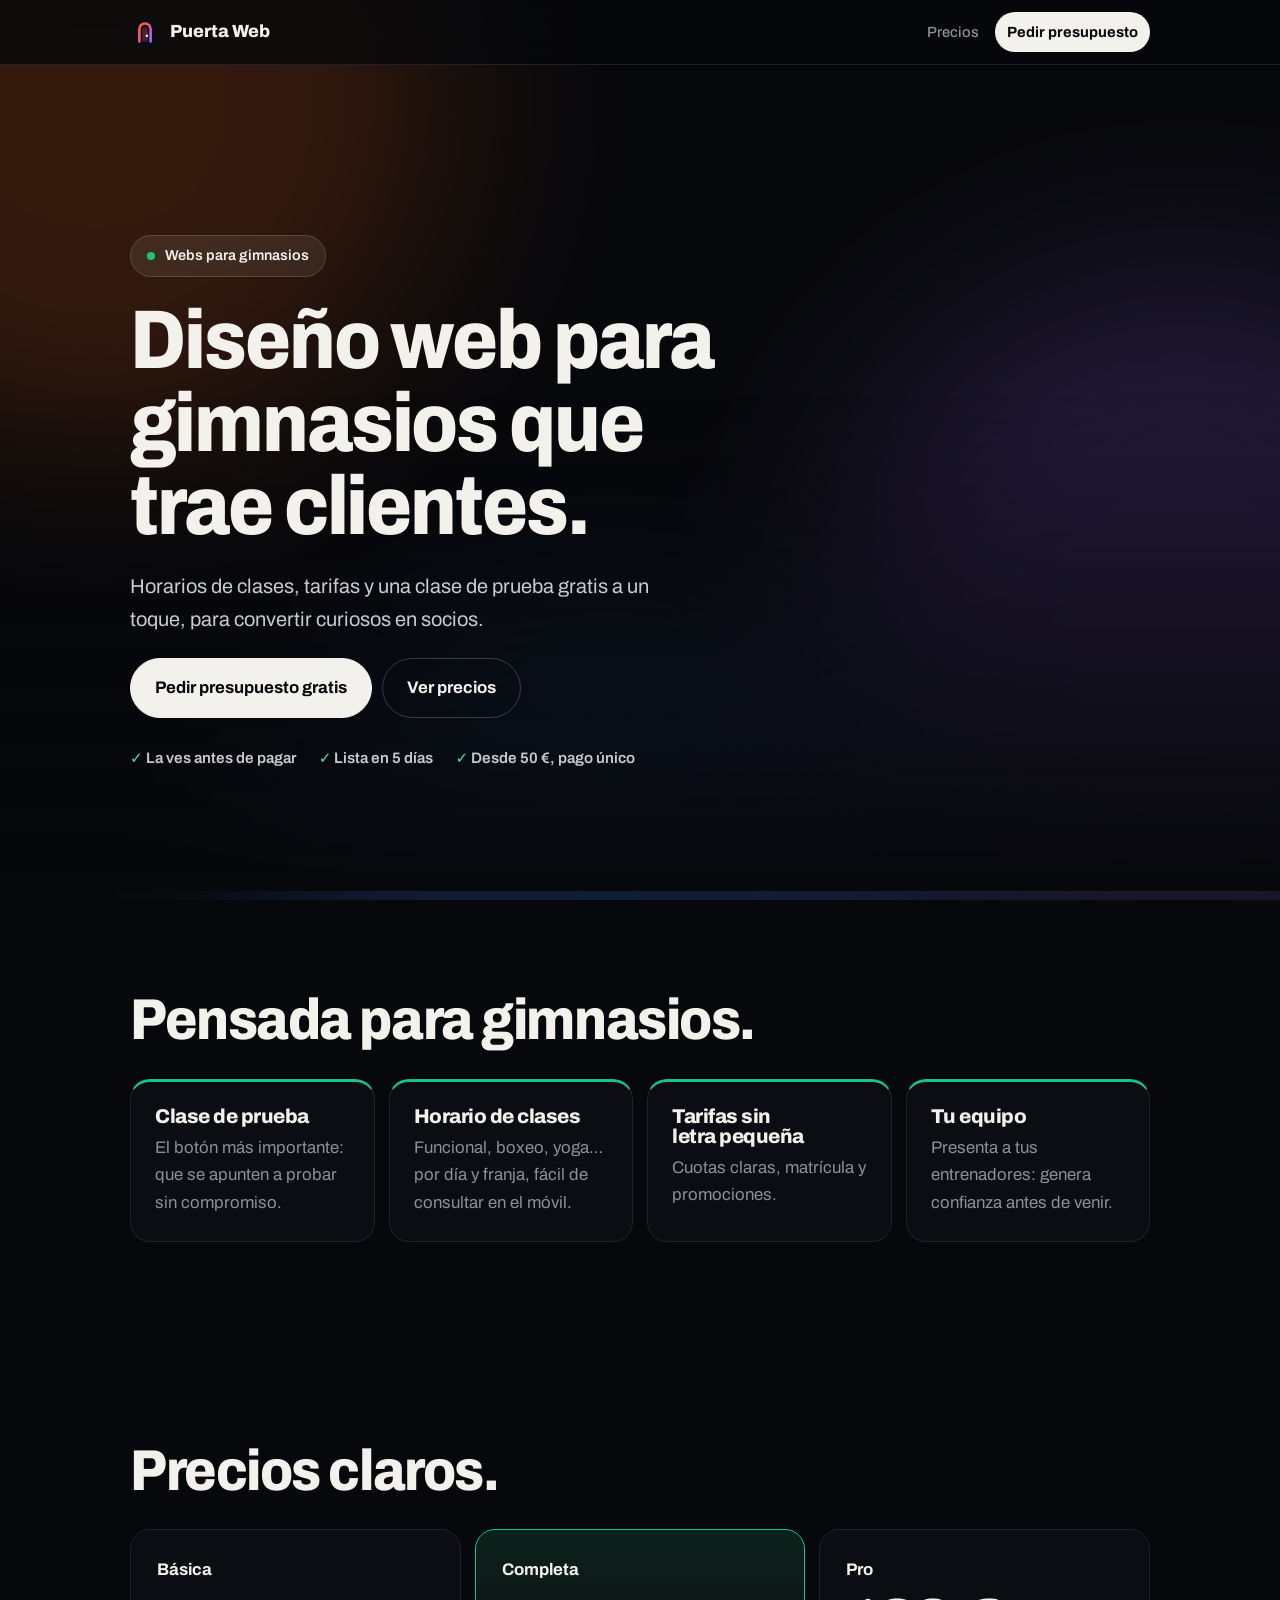
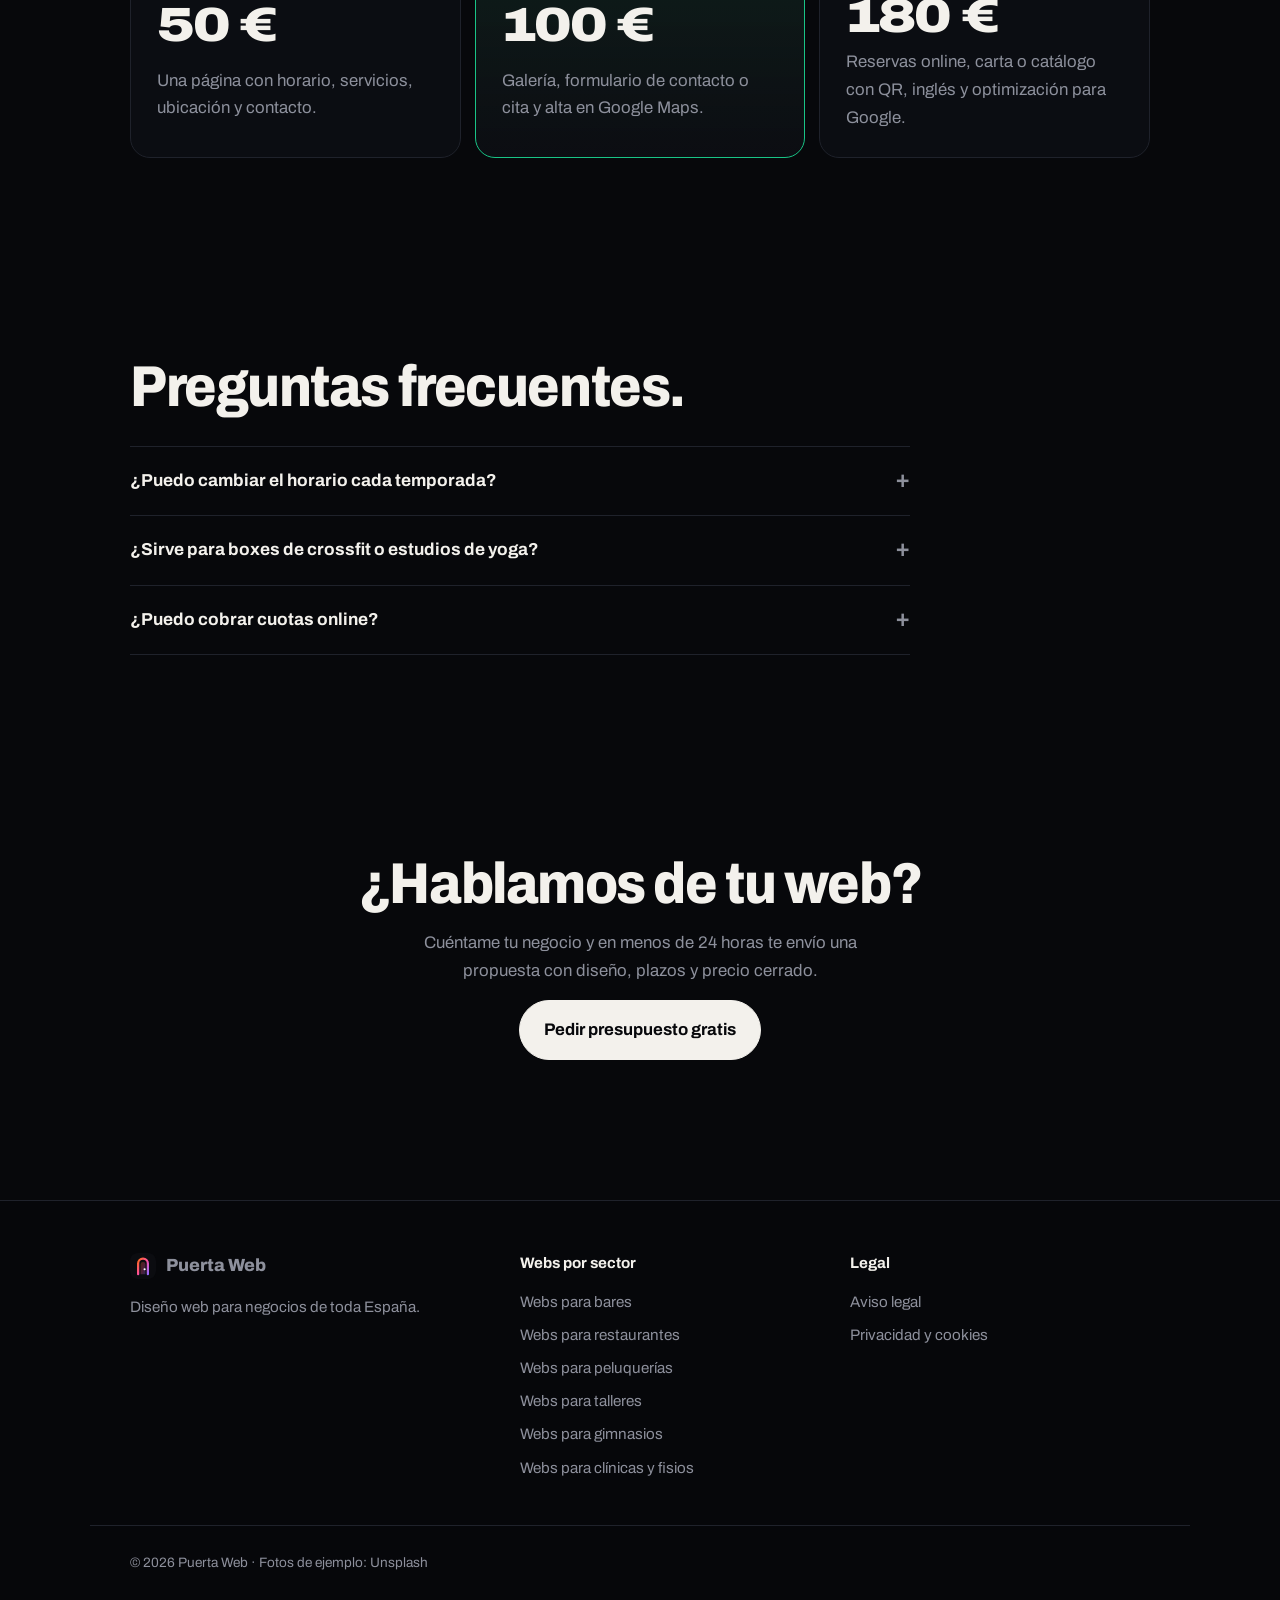
<file: webs-para-gimnasios.html>
<!DOCTYPE html>
<html lang="es">
<head>
<meta charset="utf-8">
<meta name="viewport" content="width=device-width,initial-scale=1">
<title>Diseño web para gimnasios desde 50 € | Puerta Web</title>
<meta name="description" content="Webs para gimnasios de toda España: rápidas, pensadas para el móvil y listas en 5 días. La ves antes de pagar. Precio cerrado desde 50 €.">
<link rel="canonical" href="https://puertaweb.com/webs-para-gimnasios.html">
<link rel="icon" href="favicon.svg" type="image/svg+xml">
<link rel="apple-touch-icon" href="apple-touch-icon.png">
<meta name="theme-color" content="#07080b">
<meta property="og:title" content="Diseño web para gimnasios desde 50 € | Puerta Web">
<meta property="og:description" content="Webs para gimnasios de toda España: rápidas, pensadas para el móvil y listas en 5 días. La ves antes de pagar. Precio cerrado desde 50 €.">
<meta property="og:image" content="https://puertaweb.com/preview.png?v=2">
<meta property="og:url" content="https://puertaweb.com/webs-para-gimnasios.html">
<meta name="twitter:card" content="summary_large_image">
<link rel="preconnect" href="https://fonts.googleapis.com"><link rel="preconnect" href="https://fonts.gstatic.com" crossorigin>
<link rel="stylesheet" href="https://fonts.googleapis.com/css2?family=Archivo:wdth,wght@62..125,400..900&display=swap">
<link rel="stylesheet" href="sub.css">
<script type="application/ld+json">[{"@context": "https://schema.org", "@type": "Service", "name": "Diseño web para gimnasios", "provider": {"@type": "ProfessionalService", "name": "Puerta Web", "url": "https://puertaweb.com"}, "areaServed": "ES", "offers": {"@type": "Offer", "price": "50", "priceCurrency": "EUR"}}, {"@context": "https://schema.org", "@type": "FAQPage", "mainEntity": [{"@type": "Question", "name": "¿Puedo cambiar el horario cada temporada?", "acceptedAnswer": {"@type": "Answer", "text": "Sí, con el mantenimiento lo actualizo cuando me lo pases."}}, {"@type": "Question", "name": "¿Sirve para boxes de crossfit o estudios de yoga?", "acceptedAnswer": {"@type": "Answer", "text": "Sí, cualquier centro con clases o cuotas."}}, {"@type": "Question", "name": "¿Puedo cobrar cuotas online?", "acceptedAnswer": {"@type": "Answer", "text": "Se puede añadir como proyecto a medida."}}]}]</script>
<script data-goatcounter="https://puertaweb.goatcounter.com/count" async src="https://gc.zgo.at/count.js"></script>
<script src="track.js" defer></script>
</head>
<body>
<div class="aurora" aria-hidden="true"><i></i><i></i><i></i></div>
<header><div class="wrap bar"><a class="brand" href="/"><img src="favicon.svg" alt="" width="30" height="30">Puerta Web</a><nav><a href="/#precios">Precios</a><a class="go" href="/#contacto">Pedir presupuesto</a></nav></div></header>
<main style="--c:#19c486">
<section class="shero"><div class="sbg" style="background-image:url(https://images.unsplash.com/photo-1737381508529-a110d717d5a7?w=1200&q=70&auto=format&fit=crop)"></div>
<div class="wrap sin"><p class="pill"><i></i>Webs para gimnasios</p><h1>Diseño web para gimnasios que trae clientes.</h1><p class="lead">Horarios de clases, tarifas y una clase de prueba gratis a un toque, para convertir curiosos en socios.</p>
<div class="btns"><a class="btn light" href="/#contacto">Pedir presupuesto gratis</a><a class="btn" href="/#precios">Ver precios</a></div>
<ul class="trust"><li>La ves antes de pagar</li><li>Lista en 5 días</li><li>Desde 50 €, pago único</li></ul></div></section>
<section class="wrap sec"><h2>Pensada para gimnasios.</h2><div class="bens"><div class="ben"><h3>Clase de prueba</h3><p>El botón más importante: que se apunten a probar sin compromiso.</p></div><div class="ben"><h3>Horario de clases</h3><p>Funcional, boxeo, yoga… por día y franja, fácil de consultar en el móvil.</p></div><div class="ben"><h3>Tarifas sin letra pequeña</h3><p>Cuotas claras, matrícula y promociones.</p></div><div class="ben"><h3>Tu equipo</h3><p>Presenta a tus entrenadores: genera confianza antes de venir.</p></div></div></section>
<section class="wrap sec"><h2>Precios claros.</h2><div class="plans">
<a class="plan" href="/#precios"><b>Básica</b><span class="pp">50 €</span><p>Una página con horario, servicios, ubicación y contacto.</p></a>
<a class="plan hl" href="/#precios"><b>Completa</b><span class="pp">100 €</span><p>Galería, formulario de contacto o cita y alta en Google Maps.</p></a>
<a class="plan" href="/#precios"><b>Pro</b><span class="pp">180 €</span><p>Reservas online, carta o catálogo con QR, inglés y optimización para Google.</p></a>
</div></section>
<section class="wrap sec"><h2>Preguntas frecuentes.</h2><div class="faq"><details><summary>¿Puedo cambiar el horario cada temporada?</summary><p>Sí, con el mantenimiento lo actualizo cuando me lo pases.</p></details><details><summary>¿Sirve para boxes de crossfit o estudios de yoga?</summary><p>Sí, cualquier centro con clases o cuotas.</p></details><details><summary>¿Puedo cobrar cuotas online?</summary><p>Se puede añadir como proyecto a medida.</p></details></div></section>
<section class="wrap sec cta"><h2>¿Hablamos de tu web?</h2><p>Cuéntame tu negocio y en menos de 24 horas te envío una propuesta con diseño, plazos y precio cerrado.</p><a class="btn light" href="/#contacto">Pedir presupuesto gratis</a></section>
</main><footer><div class="wrap fgrid">
<div><a class="brand" href="/"><img src="favicon.svg" alt="" width="26" height="26">Puerta Web</a><p>Diseño web para negocios de toda España.</p></div>
<div><b>Webs por sector</b><a href="webs-para-bares.html">Webs para bares</a><a href="webs-para-restaurantes.html">Webs para restaurantes</a><a href="webs-para-peluquerias.html">Webs para peluquerías</a><a href="webs-para-talleres.html">Webs para talleres</a><a href="webs-para-gimnasios.html">Webs para gimnasios</a><a href="webs-para-clinicas.html">Webs para clínicas y fisios</a></div>
<div><b>Legal</b><a href="aviso-legal.html">Aviso legal</a><a href="privacidad.html">Privacidad y cookies</a></div>
</div><div class="wrap fbot">© 2026 Puerta Web · Fotos de ejemplo: Unsplash</div></footer>
</body></html>
</file>
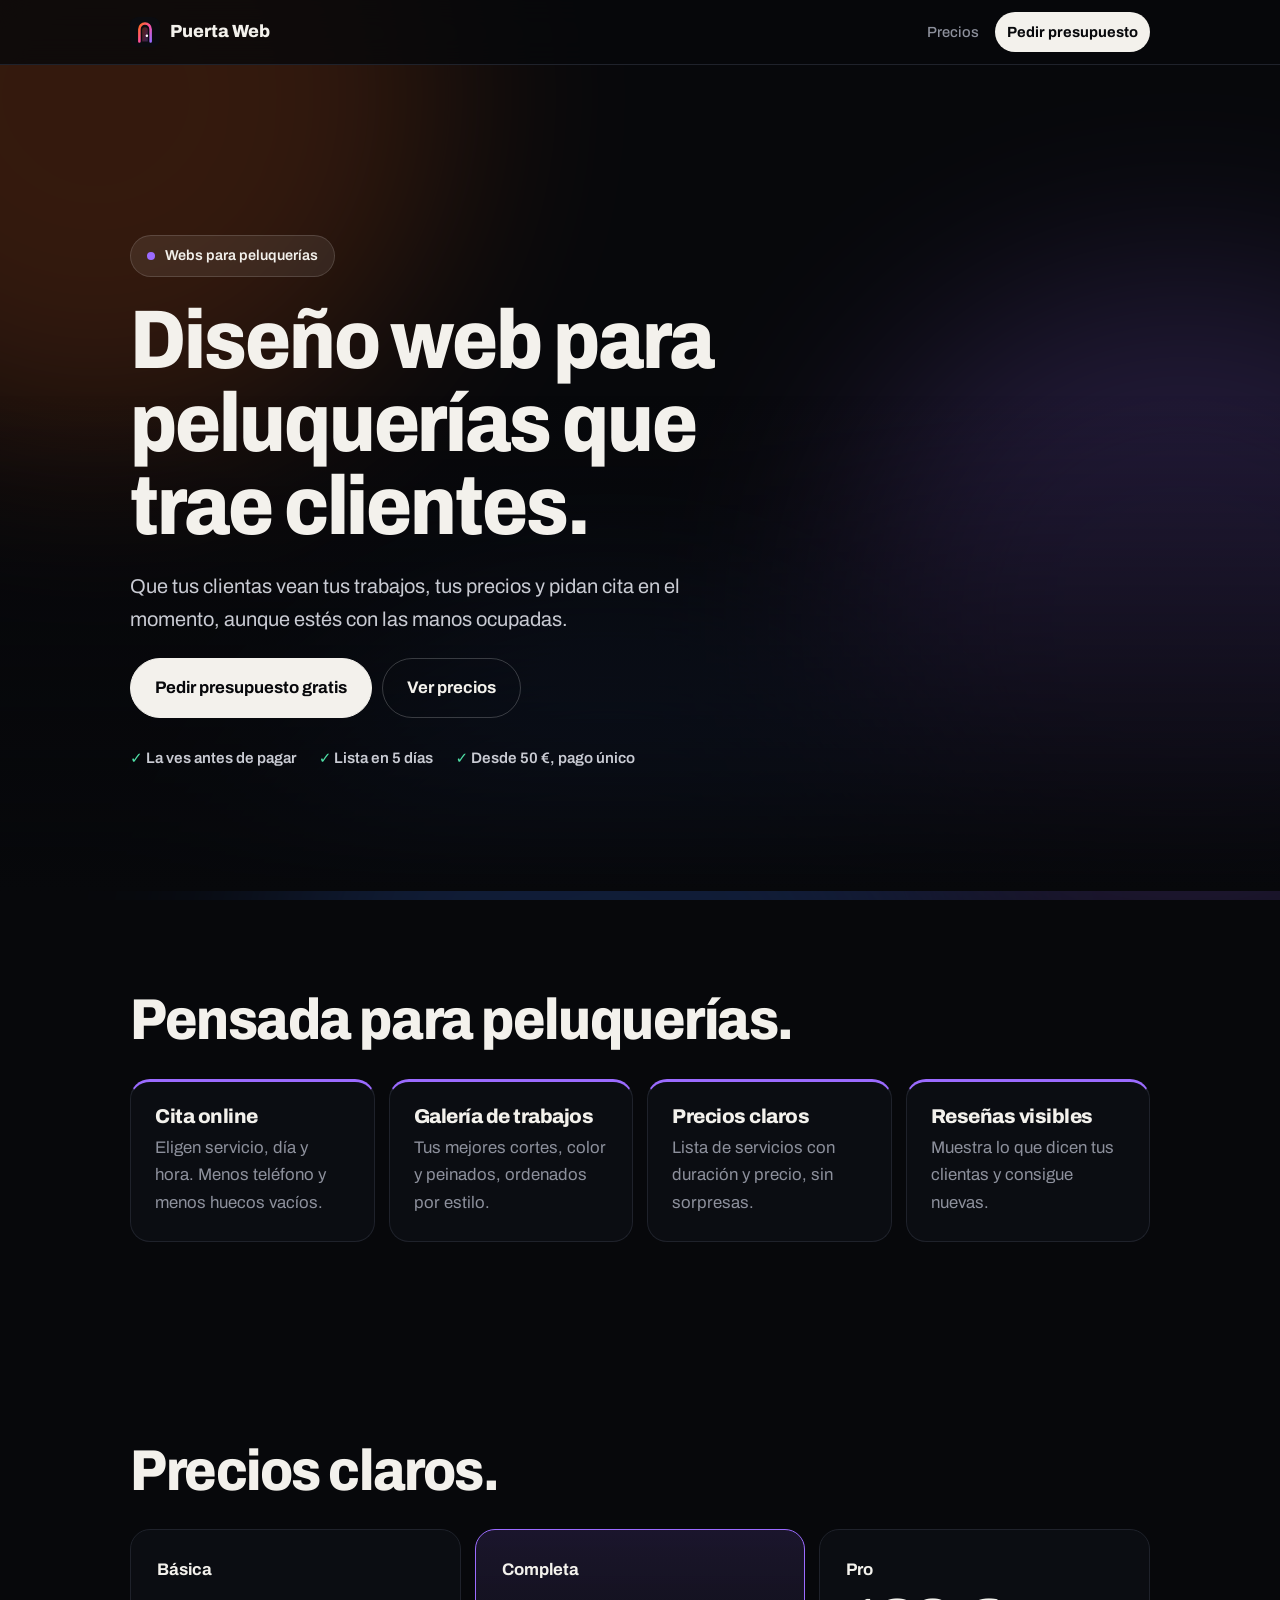
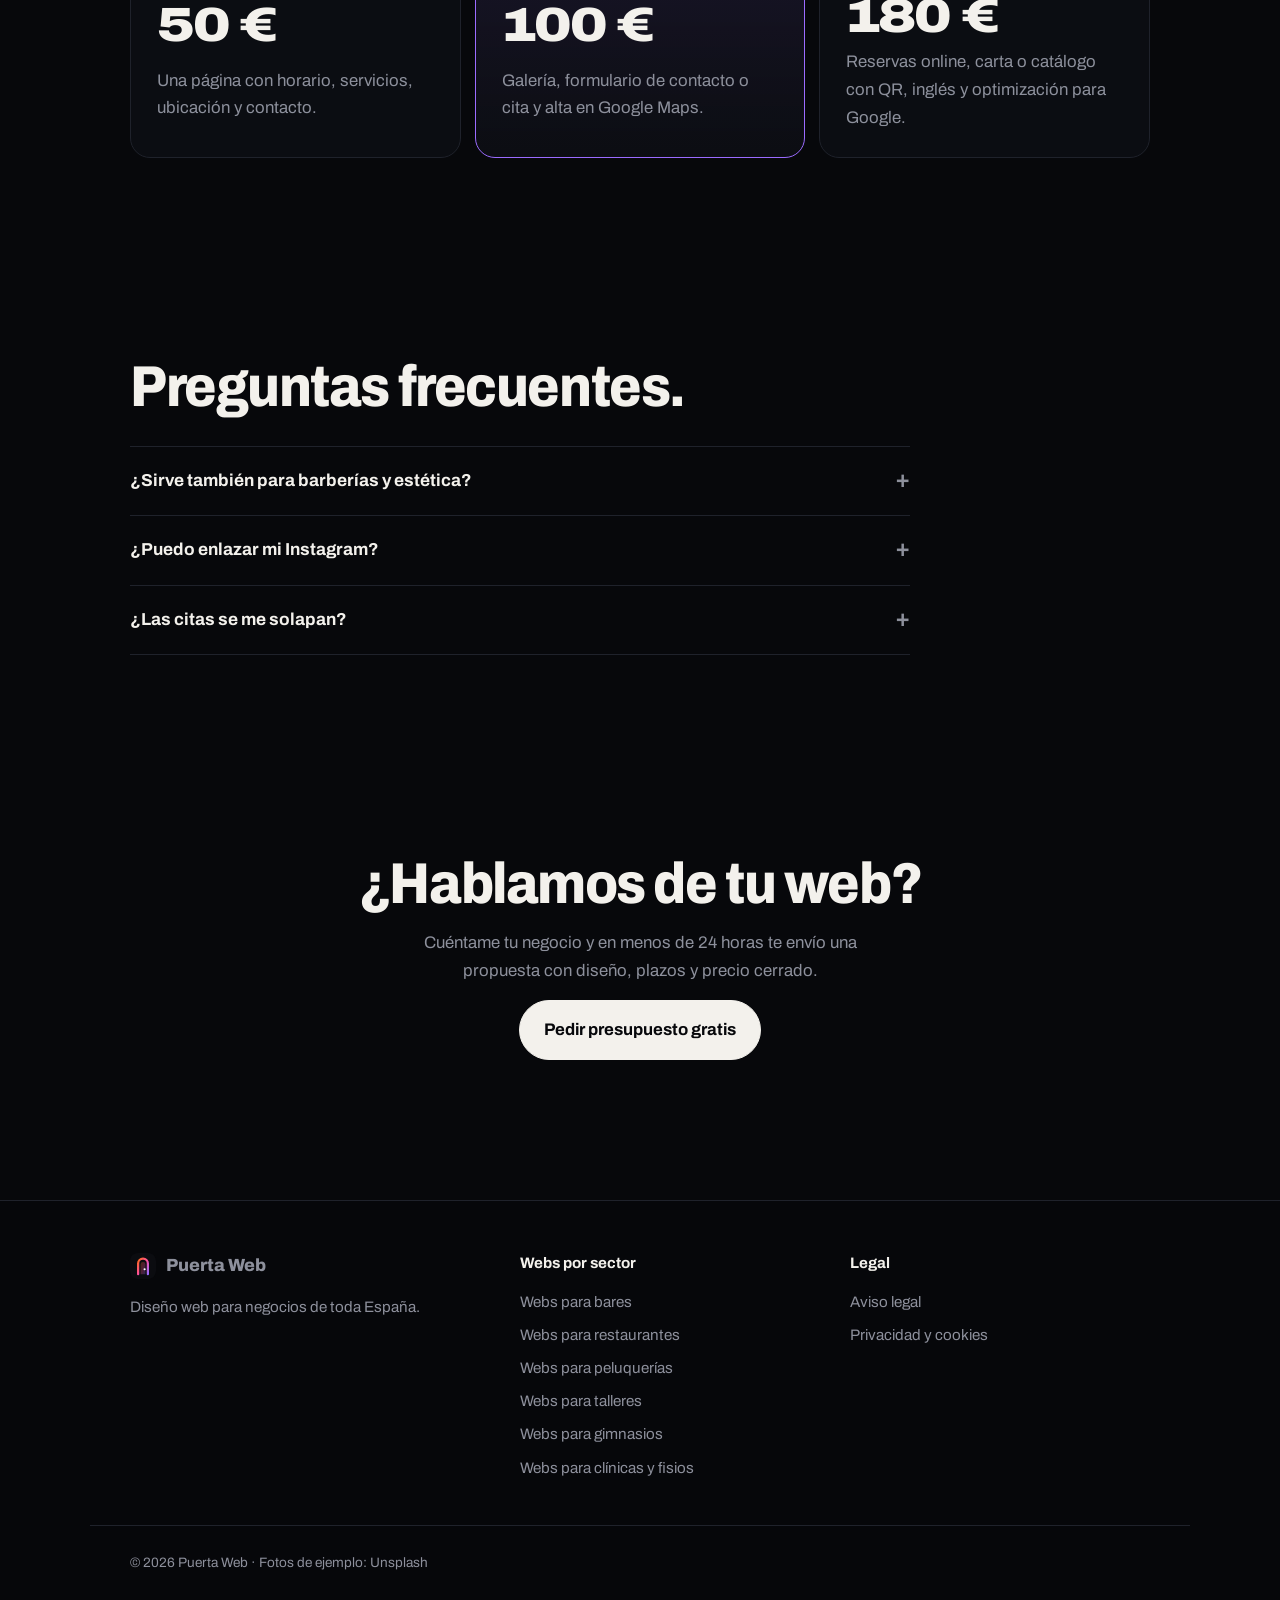
<file: webs-para-peluquerias.html>
<!DOCTYPE html>
<html lang="es">
<head>
<meta charset="utf-8">
<meta name="viewport" content="width=device-width,initial-scale=1">
<title>Diseño web para peluquerías desde 50 € | Puerta Web</title>
<meta name="description" content="Webs para peluquerías de toda España: rápidas, pensadas para el móvil y listas en 5 días. La ves antes de pagar. Precio cerrado desde 50 €.">
<link rel="canonical" href="https://puertaweb.com/webs-para-peluquerias.html">
<link rel="icon" href="favicon.svg" type="image/svg+xml">
<link rel="apple-touch-icon" href="apple-touch-icon.png">
<meta name="theme-color" content="#07080b">
<meta property="og:title" content="Diseño web para peluquerías desde 50 € | Puerta Web">
<meta property="og:description" content="Webs para peluquerías de toda España: rápidas, pensadas para el móvil y listas en 5 días. La ves antes de pagar. Precio cerrado desde 50 €.">
<meta property="og:image" content="https://puertaweb.com/preview.png?v=2">
<meta property="og:url" content="https://puertaweb.com/webs-para-peluquerias.html">
<meta name="twitter:card" content="summary_large_image">
<link rel="preconnect" href="https://fonts.googleapis.com"><link rel="preconnect" href="https://fonts.gstatic.com" crossorigin>
<link rel="stylesheet" href="https://fonts.googleapis.com/css2?family=Archivo:wdth,wght@62..125,400..900&display=swap">
<link rel="stylesheet" href="sub.css">
<script type="application/ld+json">[{"@context": "https://schema.org", "@type": "Service", "name": "Diseño web para peluquerías", "provider": {"@type": "ProfessionalService", "name": "Puerta Web", "url": "https://puertaweb.com"}, "areaServed": "ES", "offers": {"@type": "Offer", "price": "50", "priceCurrency": "EUR"}}, {"@context": "https://schema.org", "@type": "FAQPage", "mainEntity": [{"@type": "Question", "name": "¿Sirve también para barberías y estética?", "acceptedAnswer": {"@type": "Answer", "text": "Sí, el formato es el mismo: servicios, fotos y cita."}}, {"@type": "Question", "name": "¿Puedo enlazar mi Instagram?", "acceptedAnswer": {"@type": "Answer", "text": "Claro, y si quieres mostramos tus últimas fotos en la propia web."}}, {"@type": "Question", "name": "¿Las citas se me solapan?", "acceptedAnswer": {"@type": "Answer", "text": "El sistema solo ofrece huecos libres según tu horario."}}]}]</script>
<script data-goatcounter="https://puertaweb.goatcounter.com/count" async src="https://gc.zgo.at/count.js"></script>
<script src="track.js" defer></script>
</head>
<body>
<div class="aurora" aria-hidden="true"><i></i><i></i><i></i></div>
<header><div class="wrap bar"><a class="brand" href="/"><img src="favicon.svg" alt="" width="30" height="30">Puerta Web</a><nav><a href="/#precios">Precios</a><a class="go" href="/#contacto">Pedir presupuesto</a></nav></div></header>
<main style="--c:#9b6bff">
<section class="shero"><div class="sbg" style="background-image:url(https://images.unsplash.com/photo-1695527081848-1e46c06e6458?w=1200&q=70&auto=format&fit=crop)"></div>
<div class="wrap sin"><p class="pill"><i></i>Webs para peluquerías</p><h1>Diseño web para peluquerías que trae clientes.</h1><p class="lead">Que tus clientas vean tus trabajos, tus precios y pidan cita en el momento, aunque estés con las manos ocupadas.</p>
<div class="btns"><a class="btn light" href="/#contacto">Pedir presupuesto gratis</a><a class="btn" href="/#precios">Ver precios</a></div>
<ul class="trust"><li>La ves antes de pagar</li><li>Lista en 5 días</li><li>Desde 50 €, pago único</li></ul></div></section>
<section class="wrap sec"><h2>Pensada para peluquerías.</h2><div class="bens"><div class="ben"><h3>Cita online</h3><p>Eligen servicio, día y hora. Menos teléfono y menos huecos vacíos.</p></div><div class="ben"><h3>Galería de trabajos</h3><p>Tus mejores cortes, color y peinados, ordenados por estilo.</p></div><div class="ben"><h3>Precios claros</h3><p>Lista de servicios con duración y precio, sin sorpresas.</p></div><div class="ben"><h3>Reseñas visibles</h3><p>Muestra lo que dicen tus clientas y consigue nuevas.</p></div></div></section>
<section class="wrap sec"><h2>Precios claros.</h2><div class="plans">
<a class="plan" href="/#precios"><b>Básica</b><span class="pp">50 €</span><p>Una página con horario, servicios, ubicación y contacto.</p></a>
<a class="plan hl" href="/#precios"><b>Completa</b><span class="pp">100 €</span><p>Galería, formulario de contacto o cita y alta en Google Maps.</p></a>
<a class="plan" href="/#precios"><b>Pro</b><span class="pp">180 €</span><p>Reservas online, carta o catálogo con QR, inglés y optimización para Google.</p></a>
</div></section>
<section class="wrap sec"><h2>Preguntas frecuentes.</h2><div class="faq"><details><summary>¿Sirve también para barberías y estética?</summary><p>Sí, el formato es el mismo: servicios, fotos y cita.</p></details><details><summary>¿Puedo enlazar mi Instagram?</summary><p>Claro, y si quieres mostramos tus últimas fotos en la propia web.</p></details><details><summary>¿Las citas se me solapan?</summary><p>El sistema solo ofrece huecos libres según tu horario.</p></details></div></section>
<section class="wrap sec cta"><h2>¿Hablamos de tu web?</h2><p>Cuéntame tu negocio y en menos de 24 horas te envío una propuesta con diseño, plazos y precio cerrado.</p><a class="btn light" href="/#contacto">Pedir presupuesto gratis</a></section>
</main><footer><div class="wrap fgrid">
<div><a class="brand" href="/"><img src="favicon.svg" alt="" width="26" height="26">Puerta Web</a><p>Diseño web para negocios de toda España.</p></div>
<div><b>Webs por sector</b><a href="webs-para-bares.html">Webs para bares</a><a href="webs-para-restaurantes.html">Webs para restaurantes</a><a href="webs-para-peluquerias.html">Webs para peluquerías</a><a href="webs-para-talleres.html">Webs para talleres</a><a href="webs-para-gimnasios.html">Webs para gimnasios</a><a href="webs-para-clinicas.html">Webs para clínicas y fisios</a></div>
<div><b>Legal</b><a href="aviso-legal.html">Aviso legal</a><a href="privacidad.html">Privacidad y cookies</a></div>
</div><div class="wrap fbot">© 2026 Puerta Web · Fotos de ejemplo: Unsplash</div></footer>
</body></html>
</file>
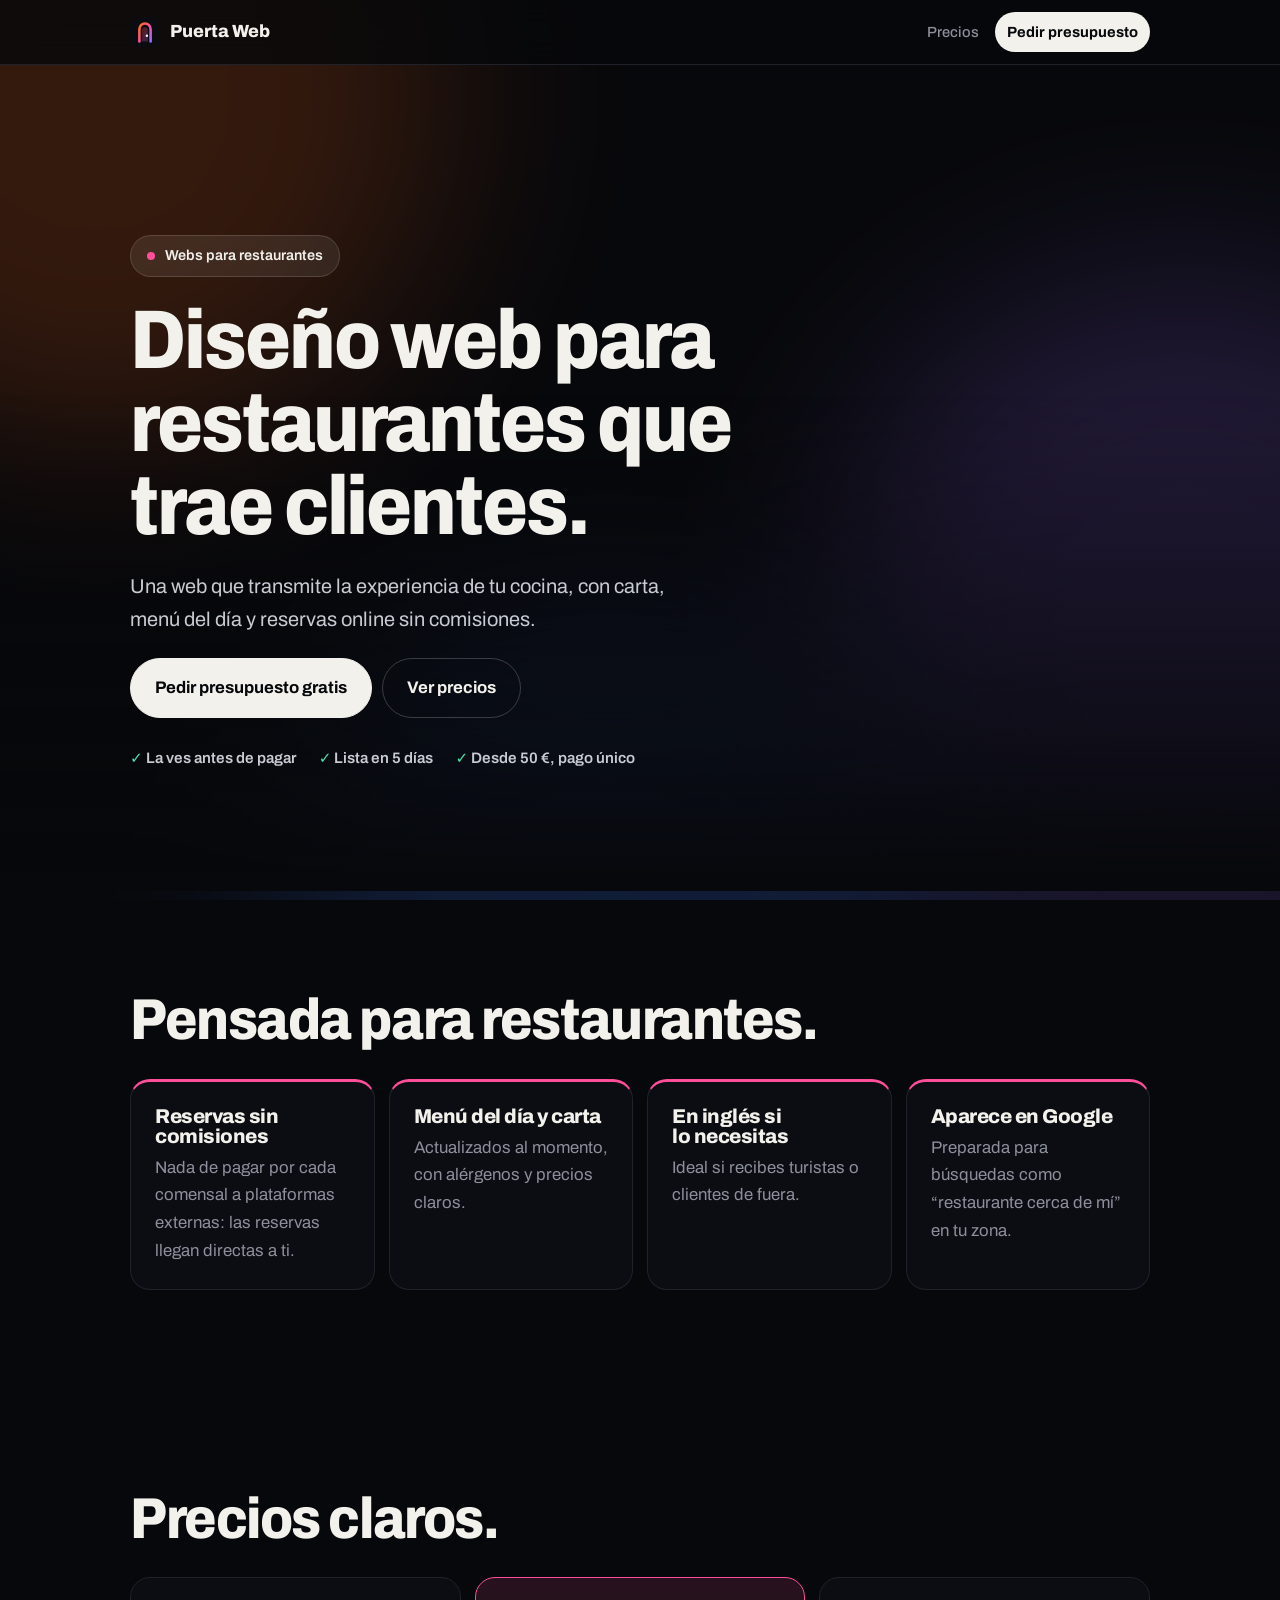
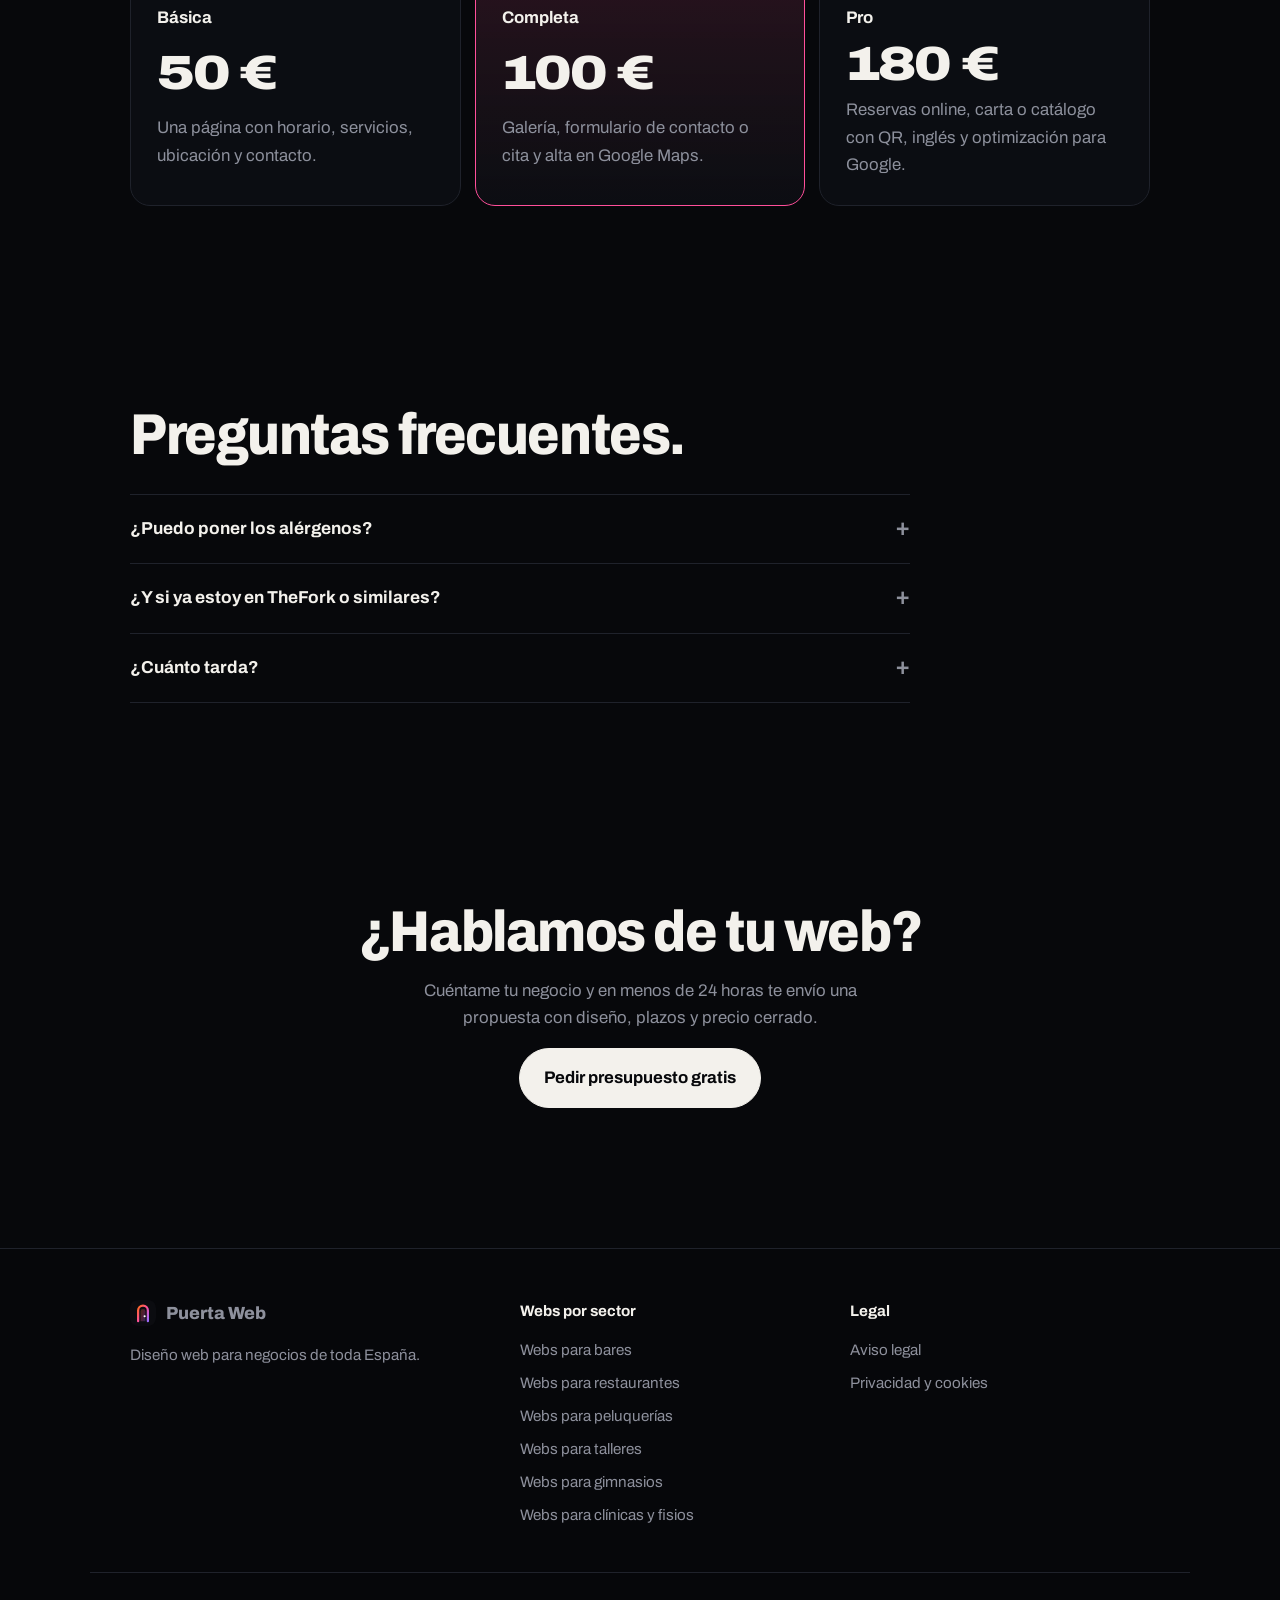
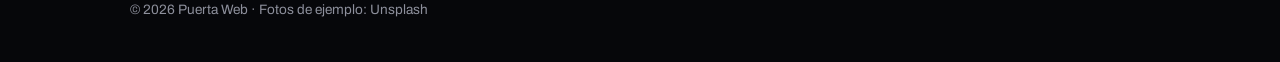
<file: webs-para-restaurantes.html>
<!DOCTYPE html>
<html lang="es">
<head>
<meta charset="utf-8">
<meta name="viewport" content="width=device-width,initial-scale=1">
<title>Diseño web para restaurantes desde 50 € | Puerta Web</title>
<meta name="description" content="Webs para restaurantes de toda España: rápidas, pensadas para el móvil y listas en 5 días. La ves antes de pagar. Precio cerrado desde 50 €.">
<link rel="canonical" href="https://puertaweb.com/webs-para-restaurantes.html">
<link rel="icon" href="favicon.svg" type="image/svg+xml">
<link rel="apple-touch-icon" href="apple-touch-icon.png">
<meta name="theme-color" content="#07080b">
<meta property="og:title" content="Diseño web para restaurantes desde 50 € | Puerta Web">
<meta property="og:description" content="Webs para restaurantes de toda España: rápidas, pensadas para el móvil y listas en 5 días. La ves antes de pagar. Precio cerrado desde 50 €.">
<meta property="og:image" content="https://puertaweb.com/preview.png?v=2">
<meta property="og:url" content="https://puertaweb.com/webs-para-restaurantes.html">
<meta name="twitter:card" content="summary_large_image">
<link rel="preconnect" href="https://fonts.googleapis.com"><link rel="preconnect" href="https://fonts.gstatic.com" crossorigin>
<link rel="stylesheet" href="https://fonts.googleapis.com/css2?family=Archivo:wdth,wght@62..125,400..900&display=swap">
<link rel="stylesheet" href="sub.css">
<script type="application/ld+json">[{"@context": "https://schema.org", "@type": "Service", "name": "Diseño web para restaurantes", "provider": {"@type": "ProfessionalService", "name": "Puerta Web", "url": "https://puertaweb.com"}, "areaServed": "ES", "offers": {"@type": "Offer", "price": "50", "priceCurrency": "EUR"}}, {"@context": "https://schema.org", "@type": "FAQPage", "mainEntity": [{"@type": "Question", "name": "¿Puedo poner los alérgenos?", "acceptedAnswer": {"@type": "Answer", "text": "Sí, cada plato puede llevar sus alérgenos, algo que muchos clientes buscan."}}, {"@type": "Question", "name": "¿Y si ya estoy en TheFork o similares?", "acceptedAnswer": {"@type": "Answer", "text": "Perfecto: tu web te da un canal propio sin comisiones y puede convivir con ellas."}}, {"@type": "Question", "name": "¿Cuánto tarda?", "acceptedAnswer": {"@type": "Answer", "text": "Entre 3 y 5 días desde que tengo tus fotos y tu carta."}}]}]</script>
<script data-goatcounter="https://puertaweb.goatcounter.com/count" async src="https://gc.zgo.at/count.js"></script>
<script src="track.js" defer></script>
</head>
<body>
<div class="aurora" aria-hidden="true"><i></i><i></i><i></i></div>
<header><div class="wrap bar"><a class="brand" href="/"><img src="favicon.svg" alt="" width="30" height="30">Puerta Web</a><nav><a href="/#precios">Precios</a><a class="go" href="/#contacto">Pedir presupuesto</a></nav></div></header>
<main style="--c:#ff4f9a">
<section class="shero"><div class="sbg" style="background-image:url(https://images.unsplash.com/photo-1657053460900-3a12f32b592f?w=1200&q=70&auto=format&fit=crop)"></div>
<div class="wrap sin"><p class="pill"><i></i>Webs para restaurantes</p><h1>Diseño web para restaurantes que trae clientes.</h1><p class="lead">Una web que transmite la experiencia de tu cocina, con carta, menú del día y reservas online sin comisiones.</p>
<div class="btns"><a class="btn light" href="/#contacto">Pedir presupuesto gratis</a><a class="btn" href="/#precios">Ver precios</a></div>
<ul class="trust"><li>La ves antes de pagar</li><li>Lista en 5 días</li><li>Desde 50 €, pago único</li></ul></div></section>
<section class="wrap sec"><h2>Pensada para restaurantes.</h2><div class="bens"><div class="ben"><h3>Reservas sin comisiones</h3><p>Nada de pagar por cada comensal a plataformas externas: las reservas llegan directas a ti.</p></div><div class="ben"><h3>Menú del día y carta</h3><p>Actualizados al momento, con alérgenos y precios claros.</p></div><div class="ben"><h3>En inglés si lo necesitas</h3><p>Ideal si recibes turistas o clientes de fuera.</p></div><div class="ben"><h3>Aparece en Google</h3><p>Preparada para búsquedas como “restaurante cerca de mí” en tu zona.</p></div></div></section>
<section class="wrap sec"><h2>Precios claros.</h2><div class="plans">
<a class="plan" href="/#precios"><b>Básica</b><span class="pp">50 €</span><p>Una página con horario, servicios, ubicación y contacto.</p></a>
<a class="plan hl" href="/#precios"><b>Completa</b><span class="pp">100 €</span><p>Galería, formulario de contacto o cita y alta en Google Maps.</p></a>
<a class="plan" href="/#precios"><b>Pro</b><span class="pp">180 €</span><p>Reservas online, carta o catálogo con QR, inglés y optimización para Google.</p></a>
</div></section>
<section class="wrap sec"><h2>Preguntas frecuentes.</h2><div class="faq"><details><summary>¿Puedo poner los alérgenos?</summary><p>Sí, cada plato puede llevar sus alérgenos, algo que muchos clientes buscan.</p></details><details><summary>¿Y si ya estoy en TheFork o similares?</summary><p>Perfecto: tu web te da un canal propio sin comisiones y puede convivir con ellas.</p></details><details><summary>¿Cuánto tarda?</summary><p>Entre 3 y 5 días desde que tengo tus fotos y tu carta.</p></details></div></section>
<section class="wrap sec cta"><h2>¿Hablamos de tu web?</h2><p>Cuéntame tu negocio y en menos de 24 horas te envío una propuesta con diseño, plazos y precio cerrado.</p><a class="btn light" href="/#contacto">Pedir presupuesto gratis</a></section>
</main><footer><div class="wrap fgrid">
<div><a class="brand" href="/"><img src="favicon.svg" alt="" width="26" height="26">Puerta Web</a><p>Diseño web para negocios de toda España.</p></div>
<div><b>Webs por sector</b><a href="webs-para-bares.html">Webs para bares</a><a href="webs-para-restaurantes.html">Webs para restaurantes</a><a href="webs-para-peluquerias.html">Webs para peluquerías</a><a href="webs-para-talleres.html">Webs para talleres</a><a href="webs-para-gimnasios.html">Webs para gimnasios</a><a href="webs-para-clinicas.html">Webs para clínicas y fisios</a></div>
<div><b>Legal</b><a href="aviso-legal.html">Aviso legal</a><a href="privacidad.html">Privacidad y cookies</a></div>
</div><div class="wrap fbot">© 2026 Puerta Web · Fotos de ejemplo: Unsplash</div></footer>
</body></html>
</file>
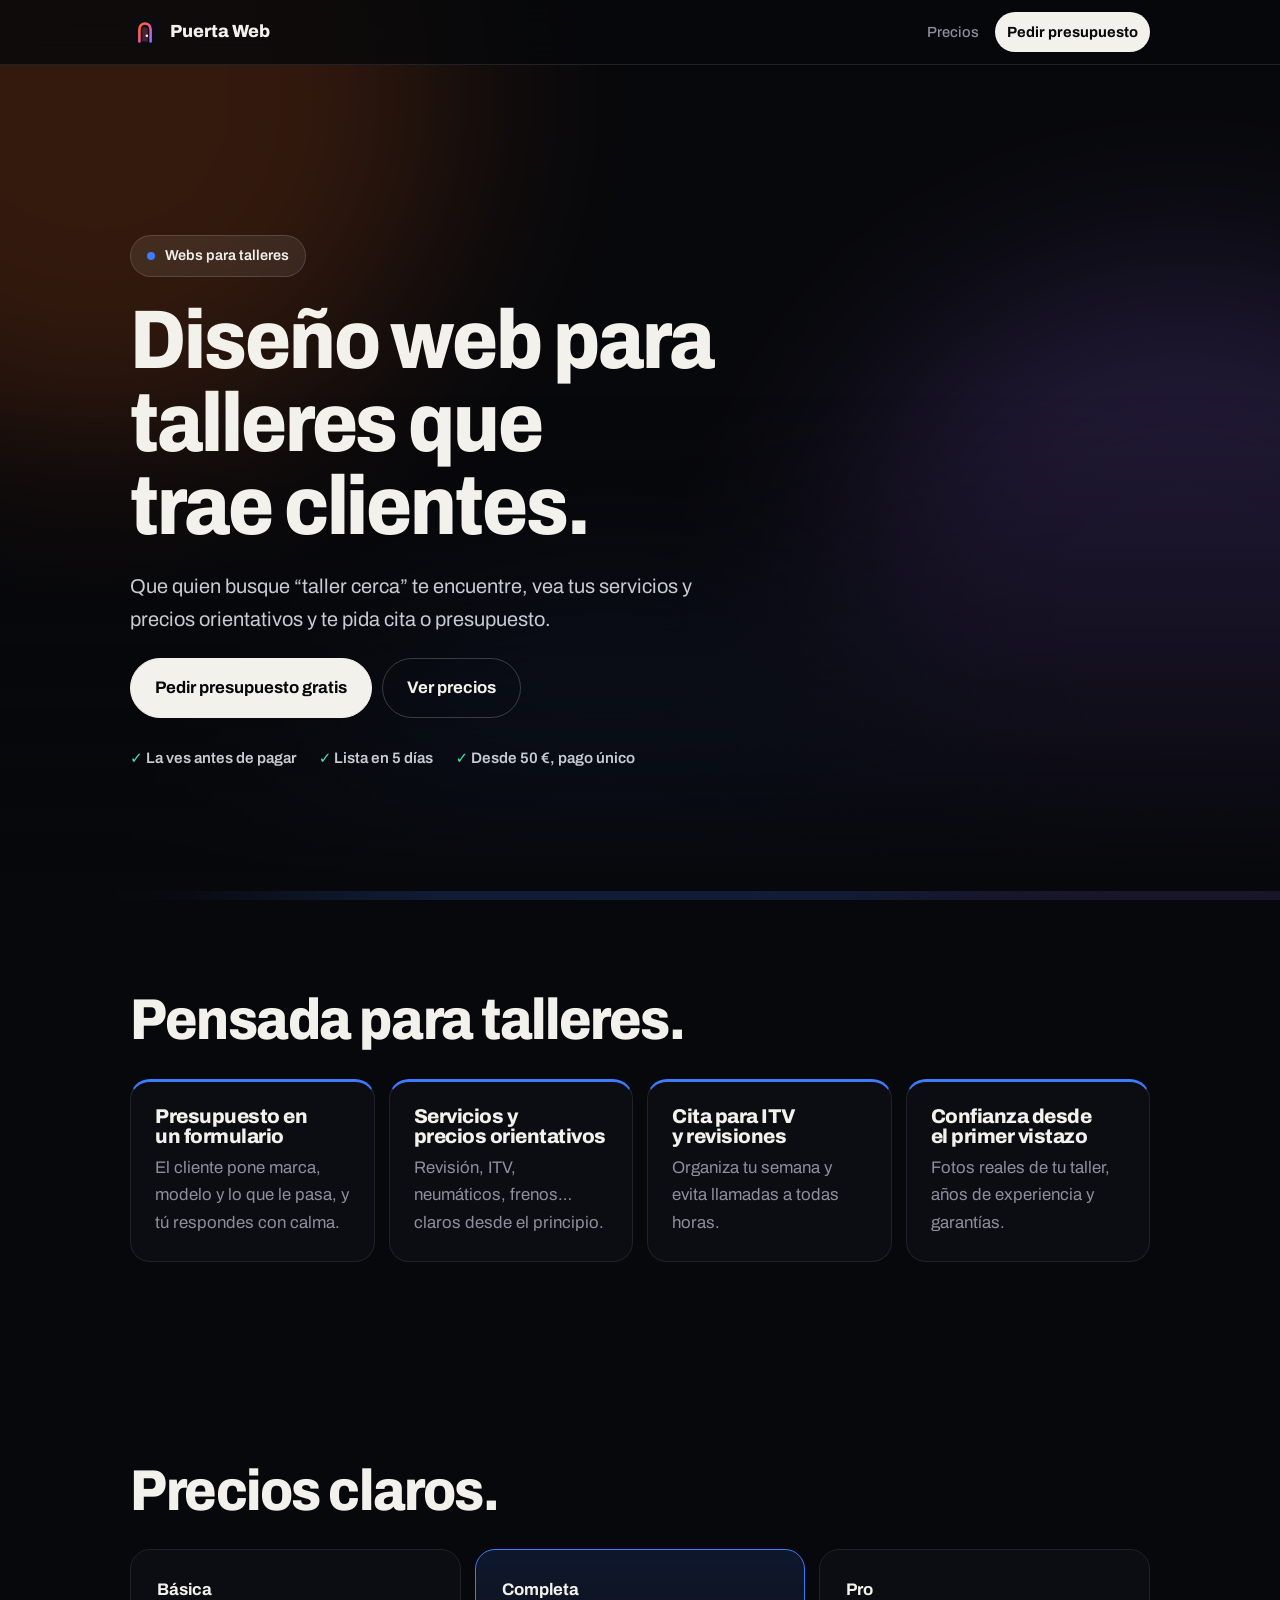
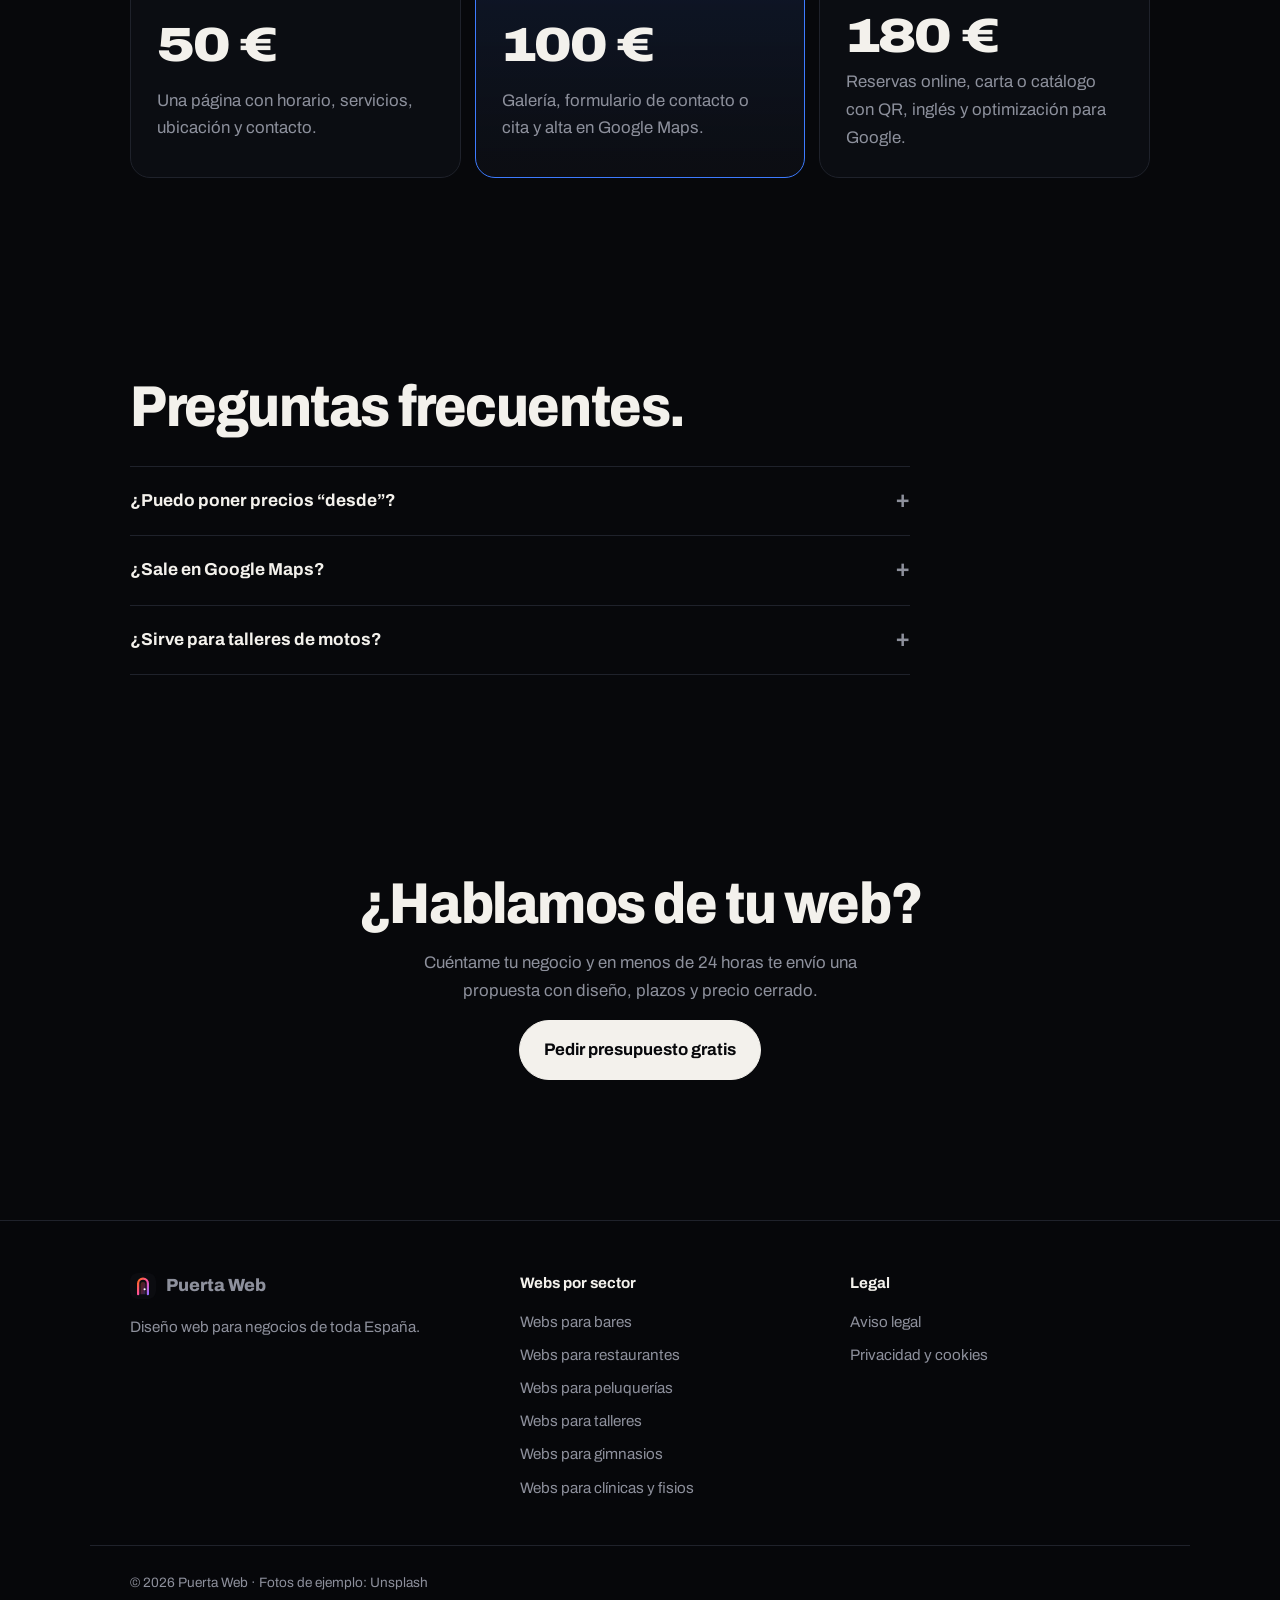
<file: webs-para-talleres.html>
<!DOCTYPE html>
<html lang="es">
<head>
<meta charset="utf-8">
<meta name="viewport" content="width=device-width,initial-scale=1">
<title>Diseño web para talleres desde 50 € | Puerta Web</title>
<meta name="description" content="Webs para talleres de toda España: rápidas, pensadas para el móvil y listas en 5 días. La ves antes de pagar. Precio cerrado desde 50 €.">
<link rel="canonical" href="https://puertaweb.com/webs-para-talleres.html">
<link rel="icon" href="favicon.svg" type="image/svg+xml">
<link rel="apple-touch-icon" href="apple-touch-icon.png">
<meta name="theme-color" content="#07080b">
<meta property="og:title" content="Diseño web para talleres desde 50 € | Puerta Web">
<meta property="og:description" content="Webs para talleres de toda España: rápidas, pensadas para el móvil y listas en 5 días. La ves antes de pagar. Precio cerrado desde 50 €.">
<meta property="og:image" content="https://puertaweb.com/preview.png?v=2">
<meta property="og:url" content="https://puertaweb.com/webs-para-talleres.html">
<meta name="twitter:card" content="summary_large_image">
<link rel="preconnect" href="https://fonts.googleapis.com"><link rel="preconnect" href="https://fonts.gstatic.com" crossorigin>
<link rel="stylesheet" href="https://fonts.googleapis.com/css2?family=Archivo:wdth,wght@62..125,400..900&display=swap">
<link rel="stylesheet" href="sub.css">
<script type="application/ld+json">[{"@context": "https://schema.org", "@type": "Service", "name": "Diseño web para talleres", "provider": {"@type": "ProfessionalService", "name": "Puerta Web", "url": "https://puertaweb.com"}, "areaServed": "ES", "offers": {"@type": "Offer", "price": "50", "priceCurrency": "EUR"}}, {"@context": "https://schema.org", "@type": "FAQPage", "mainEntity": [{"@type": "Question", "name": "¿Puedo poner precios “desde”?", "acceptedAnswer": {"@type": "Answer", "text": "Sí, es lo más habitual: precio orientativo y presupuesto cerrado tras ver el coche."}}, {"@type": "Question", "name": "¿Sale en Google Maps?", "acceptedAnswer": {"@type": "Answer", "text": "Te doy de alta y optimizo tu ficha para que te encuentren en tu zona."}}, {"@type": "Question", "name": "¿Sirve para talleres de motos?", "acceptedAnswer": {"@type": "Answer", "text": "Por supuesto, adaptamos servicios y fotos."}}]}]</script>
<script data-goatcounter="https://puertaweb.goatcounter.com/count" async src="https://gc.zgo.at/count.js"></script>
<script src="track.js" defer></script>
</head>
<body>
<div class="aurora" aria-hidden="true"><i></i><i></i><i></i></div>
<header><div class="wrap bar"><a class="brand" href="/"><img src="favicon.svg" alt="" width="30" height="30">Puerta Web</a><nav><a href="/#precios">Precios</a><a class="go" href="/#contacto">Pedir presupuesto</a></nav></div></header>
<main style="--c:#3d7bff">
<section class="shero"><div class="sbg" style="background-image:url(https://images.unsplash.com/photo-1615906655593-ad0386982a0f?w=1200&q=70&auto=format&fit=crop)"></div>
<div class="wrap sin"><p class="pill"><i></i>Webs para talleres</p><h1>Diseño web para talleres que trae clientes.</h1><p class="lead">Que quien busque “taller cerca” te encuentre, vea tus servicios y precios orientativos y te pida cita o presupuesto.</p>
<div class="btns"><a class="btn light" href="/#contacto">Pedir presupuesto gratis</a><a class="btn" href="/#precios">Ver precios</a></div>
<ul class="trust"><li>La ves antes de pagar</li><li>Lista en 5 días</li><li>Desde 50 €, pago único</li></ul></div></section>
<section class="wrap sec"><h2>Pensada para talleres.</h2><div class="bens"><div class="ben"><h3>Presupuesto en un formulario</h3><p>El cliente pone marca, modelo y lo que le pasa, y tú respondes con calma.</p></div><div class="ben"><h3>Servicios y precios orientativos</h3><p>Revisión, ITV, neumáticos, frenos… claros desde el principio.</p></div><div class="ben"><h3>Cita para ITV y revisiones</h3><p>Organiza tu semana y evita llamadas a todas horas.</p></div><div class="ben"><h3>Confianza desde el primer vistazo</h3><p>Fotos reales de tu taller, años de experiencia y garantías.</p></div></div></section>
<section class="wrap sec"><h2>Precios claros.</h2><div class="plans">
<a class="plan" href="/#precios"><b>Básica</b><span class="pp">50 €</span><p>Una página con horario, servicios, ubicación y contacto.</p></a>
<a class="plan hl" href="/#precios"><b>Completa</b><span class="pp">100 €</span><p>Galería, formulario de contacto o cita y alta en Google Maps.</p></a>
<a class="plan" href="/#precios"><b>Pro</b><span class="pp">180 €</span><p>Reservas online, carta o catálogo con QR, inglés y optimización para Google.</p></a>
</div></section>
<section class="wrap sec"><h2>Preguntas frecuentes.</h2><div class="faq"><details><summary>¿Puedo poner precios “desde”?</summary><p>Sí, es lo más habitual: precio orientativo y presupuesto cerrado tras ver el coche.</p></details><details><summary>¿Sale en Google Maps?</summary><p>Te doy de alta y optimizo tu ficha para que te encuentren en tu zona.</p></details><details><summary>¿Sirve para talleres de motos?</summary><p>Por supuesto, adaptamos servicios y fotos.</p></details></div></section>
<section class="wrap sec cta"><h2>¿Hablamos de tu web?</h2><p>Cuéntame tu negocio y en menos de 24 horas te envío una propuesta con diseño, plazos y precio cerrado.</p><a class="btn light" href="/#contacto">Pedir presupuesto gratis</a></section>
</main><footer><div class="wrap fgrid">
<div><a class="brand" href="/"><img src="favicon.svg" alt="" width="26" height="26">Puerta Web</a><p>Diseño web para negocios de toda España.</p></div>
<div><b>Webs por sector</b><a href="webs-para-bares.html">Webs para bares</a><a href="webs-para-restaurantes.html">Webs para restaurantes</a><a href="webs-para-peluquerias.html">Webs para peluquerías</a><a href="webs-para-talleres.html">Webs para talleres</a><a href="webs-para-gimnasios.html">Webs para gimnasios</a><a href="webs-para-clinicas.html">Webs para clínicas y fisios</a></div>
<div><b>Legal</b><a href="aviso-legal.html">Aviso legal</a><a href="privacidad.html">Privacidad y cookies</a></div>
</div><div class="wrap fbot">© 2026 Puerta Web · Fotos de ejemplo: Unsplash</div></footer>
</body></html>
</file>
<file: sub.css>
:root{--bg:#07080b;--bg2:#0e1016;--ink:#f3f1ec;--dim:#8d909c;--line:#1f222b;--f:"Archivo",system-ui,sans-serif}
*{box-sizing:border-box}
html{background:var(--bg)}
body{margin:0;color:var(--ink);font:400 1.05rem/1.65 var(--f);-webkit-font-smoothing:antialiased}
a{color:inherit}
h1,h2,h3{margin:0;font-weight:800;letter-spacing:-.025em;line-height:1;text-wrap:balance}
.wrap{max-width:1100px;margin:0 auto;padding-inline:clamp(18px,4vw,40px)}
.aurora{position:fixed;inset:0;z-index:-1;overflow:hidden;background:var(--bg)}
.aurora i{position:absolute;width:55vmax;height:55vmax;border-radius:50%;filter:blur(100px);opacity:.18}
.aurora i:nth-child(1){background:#ff6a1a;left:-20vmax;top:-20vmax}.aurora i:nth-child(2){background:#9b6bff;right:-20vmax;top:30vh}.aurora i:nth-child(3){background:#3d7bff;left:20vw;bottom:-35vmax}
header{position:sticky;top:0;z-index:20;background:rgba(7,8,11,.8);backdrop-filter:blur(14px);-webkit-backdrop-filter:blur(14px);border-bottom:1px solid var(--line)}
.bar{display:flex;justify-content:space-between;align-items:center;height:64px}
.brand{display:flex;align-items:center;gap:10px;font-weight:800;font-size:1.1rem;text-decoration:none}
.brand img{border-radius:8px}
nav{display:flex;gap:4px;align-items:center}
nav a{text-decoration:none;color:var(--dim);font-weight:500;font-size:.92rem;padding:8px 12px;border-radius:99px}
nav a.go{background:var(--ink);color:var(--bg);font-weight:700}
@media (max-width:600px){nav a:not(.go){display:none}}
.btn{display:inline-flex;align-items:center;justify-content:center;text-decoration:none;font-weight:700;padding:15px 24px;border-radius:99px;border:1px solid rgba(255,255,255,.2);transition:transform .2s}
.btn:hover{transform:translateY(-2px)}
.btn.light{background:var(--ink);color:var(--bg);border-color:var(--ink)}
.shero{position:relative;overflow:hidden;padding-block:clamp(90px,14vw,170px) clamp(70px,10vw,120px)}
.sbg{position:absolute;inset:0;background-size:cover;background-position:center;filter:brightness(.3) saturate(1.1)}
.shero::after{content:"";position:absolute;inset:0;background:linear-gradient(180deg,transparent 40%,var(--bg))}
.sin{position:relative;z-index:1;display:grid;gap:22px;justify-items:start}
.pill{display:inline-flex;align-items:center;gap:10px;margin:0;padding:8px 16px;border-radius:99px;background:rgba(255,255,255,.08);border:1px solid rgba(255,255,255,.14);font-weight:600;font-size:.9rem}
.pill i{width:8px;height:8px;border-radius:50%;background:var(--c)}
.shero h1{font-size:clamp(2.5rem,6.5vw,5.2rem);font-stretch:88%;max-width:15ch}
.lead{color:#c9cbd3;font-size:clamp(1.05rem,1.8vw,1.25rem);max-width:52ch;margin:0}
.btns{display:flex;flex-wrap:wrap;gap:10px}
.trust{list-style:none;display:flex;flex-wrap:wrap;gap:8px 22px;padding:0;margin:6px 0 0;color:#c9cbd3;font-weight:600;font-size:.95rem}
.trust li::before{content:"✓ ";color:#4fe0a6}
.sec{padding-block:clamp(56px,8vw,100px)}
.sec h2{font-size:clamp(2.1rem,5vw,3.6rem);font-stretch:90%;margin-bottom:30px}
.bens{display:grid;grid-template-columns:repeat(auto-fit,minmax(240px,1fr));gap:14px}
.ben{padding:24px;border-radius:20px;background:rgba(14,16,22,.7);border:1px solid var(--line);border-top:3px solid var(--c)}
.ben h3{font-size:1.25rem;margin-bottom:8px}
.ben p{color:var(--dim);margin:0}
.plans{display:grid;grid-template-columns:repeat(auto-fit,minmax(230px,1fr));gap:14px}
.plan{display:grid;gap:8px;padding:26px;border-radius:20px;border:1px solid var(--line);background:rgba(14,16,22,.7);text-decoration:none;transition:transform .25s,border-color .25s}
.plan:hover{transform:translateY(-4px);border-color:var(--c)}
.plan.hl{border-color:var(--c);background:linear-gradient(180deg,color-mix(in srgb,var(--c) 14%,transparent),rgba(14,16,22,.7))}
.plan .pp{font-size:3rem;font-weight:900;font-stretch:120%;letter-spacing:-.04em;line-height:1}
.plan p{color:var(--dim);margin:0}
.faq{max-width:780px}
details{border-top:1px solid var(--line)}details:last-child{border-bottom:1px solid var(--line)}
summary{cursor:pointer;list-style:none;display:flex;justify-content:space-between;gap:20px;padding:20px 0;font-weight:700;font-size:1.08rem}
summary::-webkit-details-marker{display:none}
summary::after{content:"+";color:var(--dim);font-size:1.5rem;line-height:1}
details[open] summary::after{content:"−"}
details p{color:var(--dim);margin:0 0 20px}
.cta{text-align:center;display:grid;justify-items:center;gap:16px}
.cta h2{margin:0}.cta p{color:var(--dim);max-width:50ch;margin:0}
.legal{padding-block:60px 90px;max-width:820px}
.legal h1{font-size:clamp(2.2rem,5vw,3.4rem);margin-bottom:24px}
.legal h2{font-size:1.35rem;margin:34px 0 10px}
.legal p,.legal li{color:#c9cbd3}
.legal .todo{color:#ffb020;font-weight:700}
.legal .upd{color:var(--dim);font-size:.9rem;margin-top:30px}
footer{border-top:1px solid var(--line);padding-top:50px;margin-top:40px;color:var(--dim);font-size:.95rem;background:rgba(7,8,11,.6)}
.fgrid{display:grid;grid-template-columns:1.2fr 1fr 1fr;gap:30px}
@media (max-width:760px){.fgrid{grid-template-columns:1fr}}
.fgrid b{display:block;color:var(--ink);margin-bottom:10px}
.fgrid a:not(.brand){display:block;text-decoration:none;padding:4px 0}
.fgrid a:hover{color:var(--ink)}
.fbot{padding-block:26px 40px;font-size:.85rem;border-top:1px solid var(--line);margin-top:40px}
@media (prefers-reduced-motion:reduce){*{transition:none!important}}
</file>
